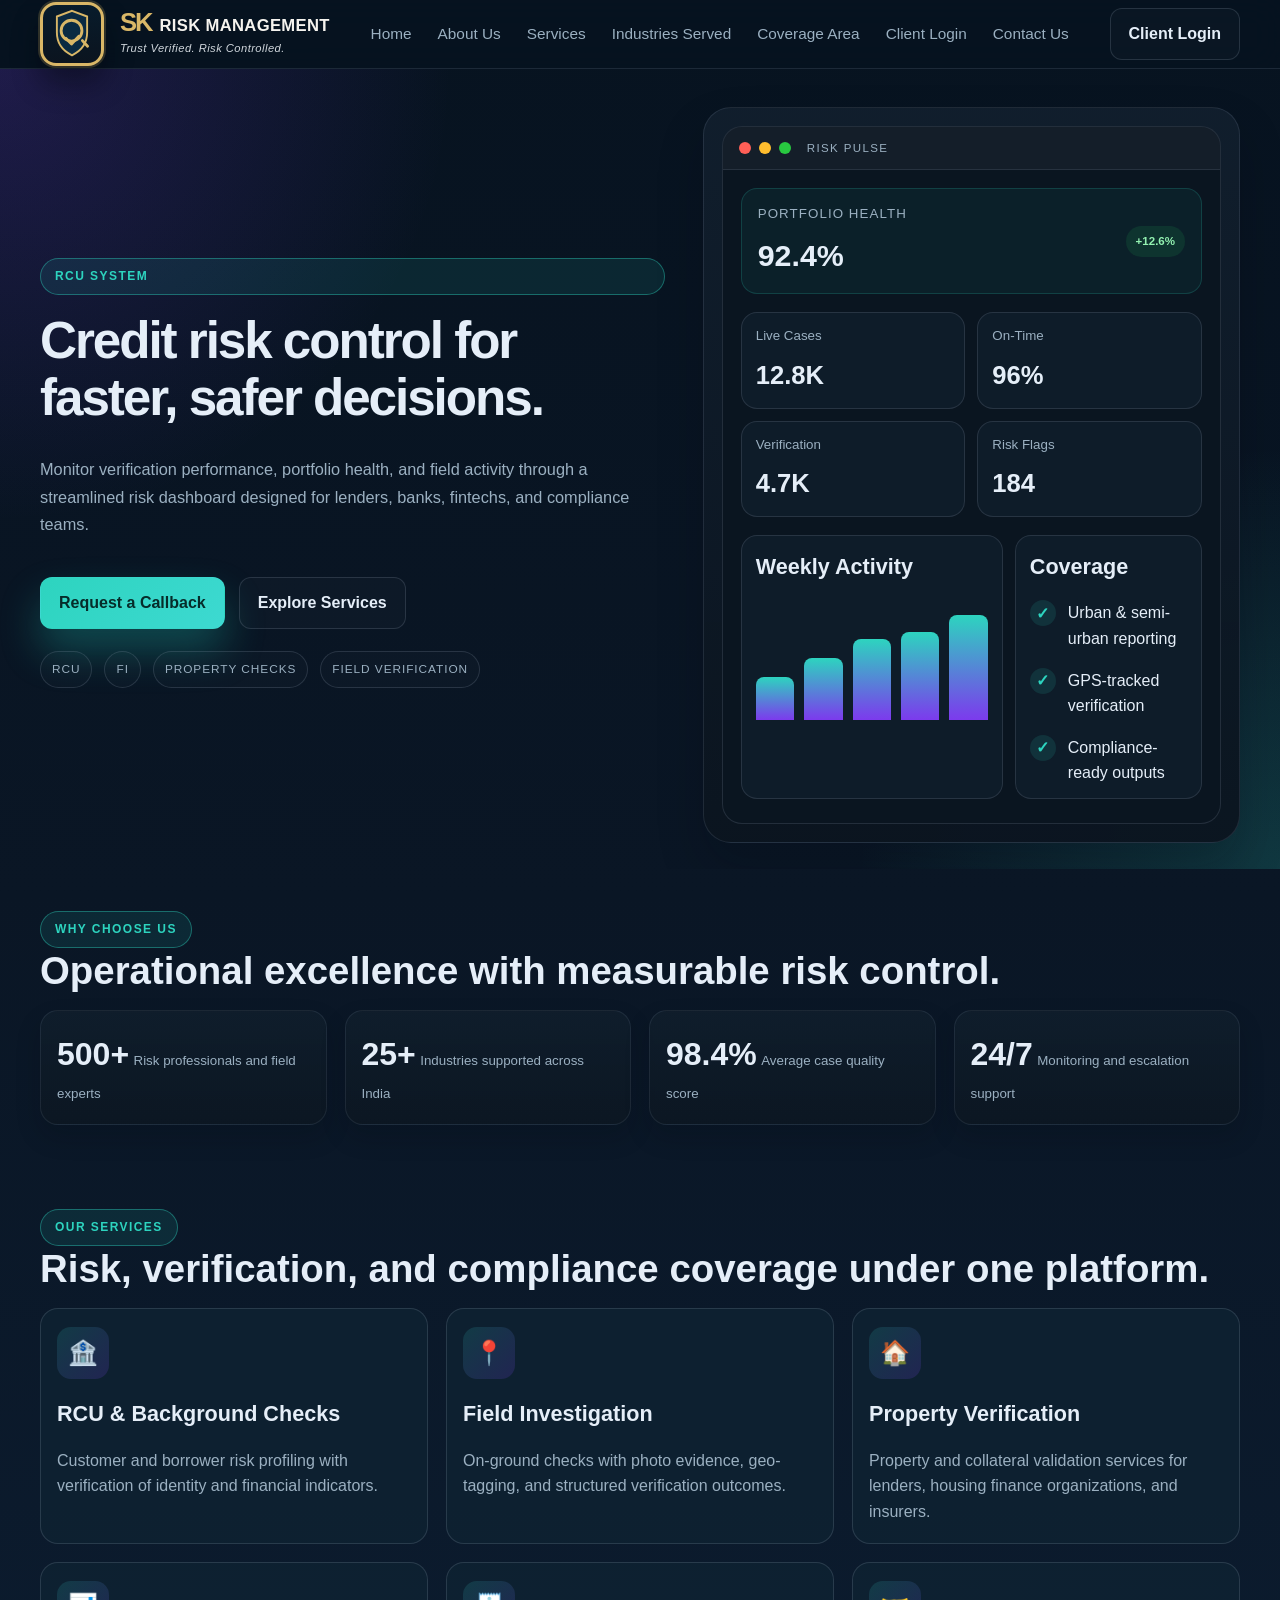
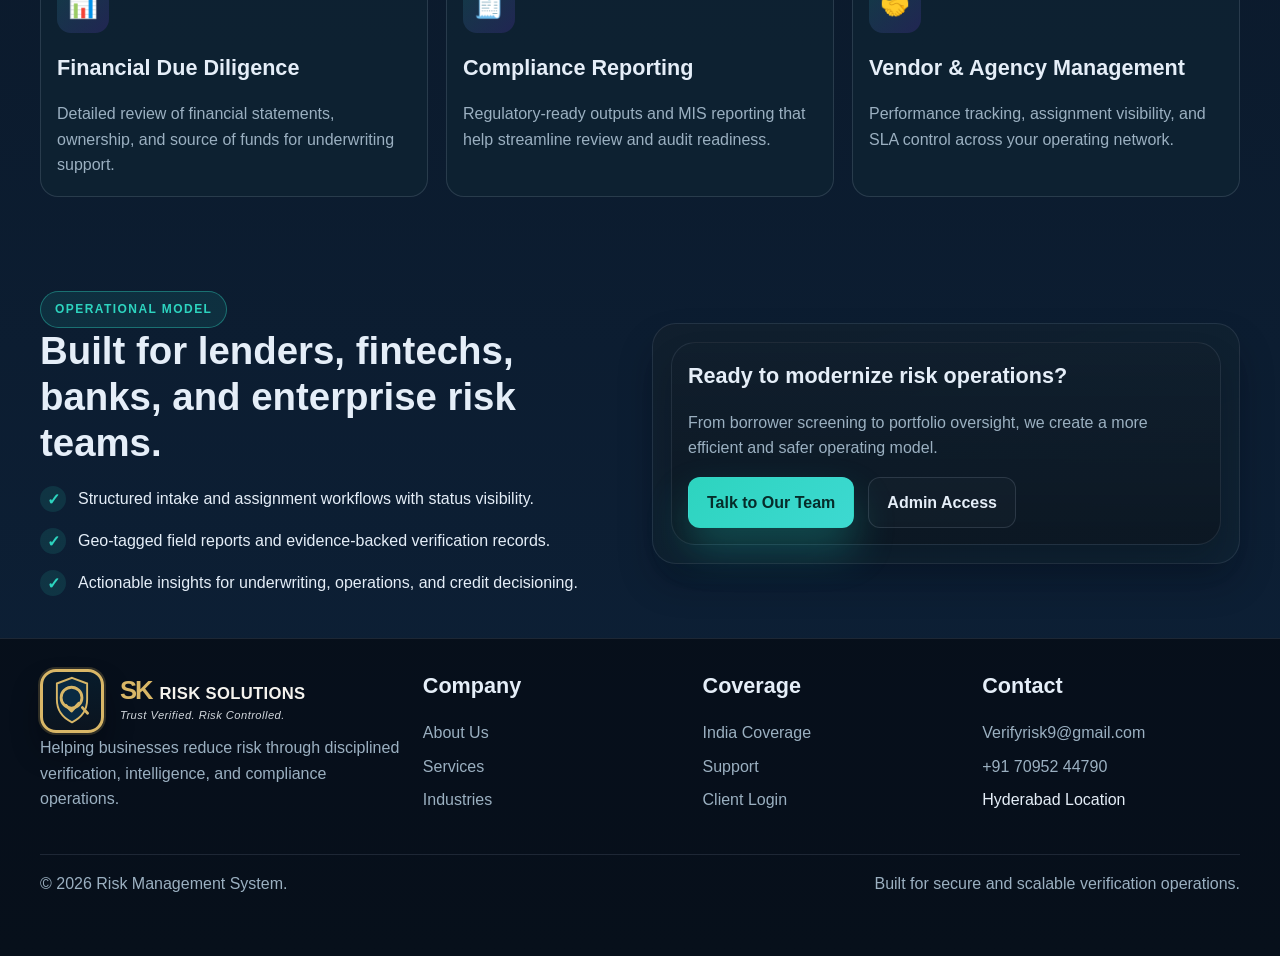
<file: index.html>
<!DOCTYPE html>
<html lang="en">
  <head>
    <meta charset="UTF-8" />
    <meta name="viewport" content="width=device-width, initial-scale=1.0" />
    <title>Risk Management System | Public View</title>
    <meta
      name="description"
      content="Public website for risk management, verification, field intelligence, and compliance services."
    />
    <link rel="stylesheet" href="styles.css" />
  </head>
  <body>
    <header class="site-header">
      <div class="container navbar">
        <a href="/" class="brand brand-lockup" aria-label="SK Risk Management home">
          <span class="brand-badge" aria-hidden="true">
            <svg viewBox="0 0 110 110" xmlns="http://www.w3.org/2000/svg" role="img" aria-label="Shield logo">
              <path d="M55 6 L87 18 L87 52 C87 75 74 91 55 100 C36 91 23 75 23 52 L23 18 L55 6 Z" fill="#0a2a42" stroke="#d9b767" stroke-width="4"/>
              <circle cx="54" cy="48" r="22" fill="none" stroke="#d9b767" stroke-width="6"/>
              <path d="M69 60 L54 76 L42 64" fill="none" stroke="#d9b767" stroke-width="6" stroke-linecap="round" stroke-linejoin="round"/>
              <path d="M77 69 L88 81" fill="none" stroke="#d9b767" stroke-width="6" stroke-linecap="round"/>
            </svg>
          </span>
          <span class="brand-text">
            <span class="brand-wordmark">
              <span class="brand-sk">SK</span>
              <span class="brand-name">RISK MANAGEMENT</span>
            </span>
            <span class="brand-tagline">Trust Verified. Risk Controlled.</span>
          </span>
        </a>

        <nav class="nav-links" aria-label="Main navigation">
          <a href="/">Home</a>
          <a href="about.html">About Us</a>
          <a href="services.html">Services</a>
          <a href="industries.html">Industries Served</a>
          <a href="coverage.html">Coverage Area</a>
          <a href="login.html">Client Login</a>
          <a href="contact.html">Contact Us</a>
        </nav>

        <div class="nav-actions">
          <a class="btn btn-secondary" href="login.html">Client Login</a>
          <button class="btn btn-primary nav-toggle" aria-label="Toggle navigation">Menu</button>
        </div>
      </div>
    </header>

    <main>
      <section class="hero">
        <div class="container hero-inner">
          <div class="hero-copy">
            <span class="kicker">RCU System</span>
            <h1>Credit risk control for faster, safer decisions.</h1>
            <p>
              Monitor verification performance, portfolio health, and field activity through a streamlined risk dashboard
              designed for lenders, banks, fintechs, and compliance teams.
            </p>

            <div class="hero-actions">
              <a class="btn btn-primary" href="contact.html">Request a Callback</a>
              <a class="btn btn-secondary" href="services.html">Explore Services</a>
            </div>

            <div class="hero-trust">
              <span>RCU</span>
              <span>FI</span>
              <span>Property Checks</span>
              <span>Field Verification</span>
            </div>
          </div>

          <div class="hero-card">
            <div class="dashboard-window">
              <div class="window-bar">
                <span class="dot red"></span>
                <span class="dot yellow"></span>
                <span class="dot green"></span>
                <span class="window-label">Risk Pulse</span>
              </div>
              <div class="window-body">
                <div class="dashboard-summary">
                  <div>
                    <small>Portfolio health</small>
                    <strong>92.4%</strong>
                  </div>
                  <div class="dashboard-trend positive">+12.6%</div>
                </div>

                <div class="metric-grid">
                  <div class="metric-box">
                    <small>Live Cases</small>
                    <strong>12.8K</strong>
                  </div>
                  <div class="metric-box">
                    <small>On-Time</small>
                    <strong>96%</strong>
                  </div>
                  <div class="metric-box">
                    <small>Verification</small>
                    <strong>4.7K</strong>
                  </div>
                  <div class="metric-box">
                    <small>Risk Flags</small>
                    <strong>184</strong>
                  </div>
                </div>

                <div class="charts">
                  <div class="chart-panel">
                    <h3>Weekly Activity</h3>
                    <div class="bar-stack" aria-label="Weekly activity chart">
                      <span style="height: 36%;"></span>
                      <span style="height: 52%;"></span>
                      <span style="height: 68%;"></span>
                      <span style="height: 74%;"></span>
                      <span style="height: 88%;"></span>
                    </div>
                  </div>

                  <div class="chart-panel">
                    <h3>Coverage</h3>
                    <ul class="list-check" style="margin-top: 10px;">
                      <li><span class="check">✓</span><span>Urban & semi-urban reporting</span></li>
                      <li><span class="check">✓</span><span>GPS-tracked verification</span></li>
                      <li><span class="check">✓</span><span>Compliance-ready outputs</span></li>
                    </ul>
                  </div>
                </div>
              </div>
            </div>
          </div>
        </div>
      </section>

      <section class="section">
        <div class="container">
          <div class="section-head">
            <div>
              <span class="kicker">Why Choose Us</span>
              <h2>Operational excellence with measurable risk control.</h2>
            </div>
          </div>

          <div class="stats-grid">
            <div class="stat-card">
              <strong>500+</strong>
              <small>Risk professionals and field experts</small>
            </div>
            <div class="stat-card">
              <strong>25+</strong>
              <small>Industries supported across India</small>
            </div>
            <div class="stat-card">
              <strong>98.4%</strong>
              <small>Average case quality score</small>
            </div>
            <div class="stat-card">
              <strong>24/7</strong>
              <small>Monitoring and escalation support</small>
            </div>
          </div>
        </div>
      </section>

      <section class="section">
        <div class="container">
          <div class="section-head">
            <div>
              <span class="kicker">Our Services</span>
              <h2>Risk, verification, and compliance coverage under one platform.</h2>
            </div>
          </div>

          <div class="module-grid">
            <article class="module-card">
              <div class="icon">🏦</div>
              <h3>RCU & Background Checks</h3>
              <p>Customer and borrower risk profiling with verification of identity and financial indicators.</p>
            </article>
            <article class="module-card">
              <div class="icon">📍</div>
              <h3>Field Investigation</h3>
              <p>On-ground checks with photo evidence, geo-tagging, and structured verification outcomes.</p>
            </article>
            <article class="module-card">
              <div class="icon">🏠</div>
              <h3>Property Verification</h3>
              <p>Property and collateral validation services for lenders, housing finance organizations, and insurers.</p>
            </article>
            <article class="module-card">
              <div class="icon">📊</div>
              <h3>Financial Due Diligence</h3>
              <p>Detailed review of financial statements, ownership, and source of funds for underwriting support.</p>
            </article>
            <article class="module-card">
              <div class="icon">🧾</div>
              <h3>Compliance Reporting</h3>
              <p>Regulatory-ready outputs and MIS reporting that help streamline review and audit readiness.</p>
            </article>
            <article class="module-card">
              <div class="icon">🤝</div>
              <h3>Vendor & Agency Management</h3>
              <p>Performance tracking, assignment visibility, and SLA control across your operating network.</p>
            </article>
          </div>
        </div>
      </section>

      <section class="section">
        <div class="container feature-panel">
          <div>
            <span class="kicker">Operational Model</span>
            <h2>Built for lenders, fintechs, banks, and enterprise risk teams.</h2>
            <ul class="list-check">
              <li><span class="check">✓</span><span>Structured intake and assignment workflows with status visibility.</span></li>
              <li><span class="check">✓</span><span>Geo-tagged field reports and evidence-backed verification records.</span></li>
              <li><span class="check">✓</span><span>Actionable insights for underwriting, operations, and credit decisioning.</span></li>
            </ul>
          </div>

          <div class="feature-visual">
            <div class="page-hero-card">
              <h3>Ready to modernize risk operations?</h3>
              <p>From borrower screening to portfolio oversight, we create a more efficient and safer operating model.</p>
              <div class="hero-actions" style="margin-top: 16px;">
                <a class="btn btn-primary" href="contact.html">Talk to Our Team</a>
                <a class="btn btn-secondary" href="login.html">Admin Access</a>
              </div>
            </div>
          </div>
        </div>
      </section>
    </main>

    <footer class="site-footer">
      <div class="container footer-grid">
        <div class="footer-brand">
          <a href="/" class="brand brand-lockup" aria-label="SK Risk Solutions home">
            <span class="brand-badge" aria-hidden="true">
              <svg viewBox="0 0 110 110" xmlns="http://www.w3.org/2000/svg" role="img" aria-label="Shield logo">
                <path d="M55 6 L87 18 L87 52 C87 75 74 91 55 100 C36 91 23 75 23 52 L23 18 L55 6 Z" fill="#0a2a42" stroke="#d9b767" stroke-width="4"/>
                <circle cx="54" cy="48" r="22" fill="none" stroke="#d9b767" stroke-width="6"/>
                <path d="M69 60 L54 76 L42 64" fill="none" stroke="#d9b767" stroke-width="6" stroke-linecap="round" stroke-linejoin="round"/>
                <path d="M77 69 L88 81" fill="none" stroke="#d9b767" stroke-width="6" stroke-linecap="round"/>
              </svg>
            </span>
            <span class="brand-text">
              <span class="brand-wordmark">
                <span class="brand-sk">SK</span>
                <span class="brand-name">RISK SOLUTIONS</span>
              </span>
              <span class="brand-tagline">Trust Verified. Risk Controlled.</span>
            </span>
          </a>
          <p>Helping businesses reduce risk through disciplined verification, intelligence, and compliance operations.</p>
        </div>
        <div>
          <h3>Company</h3>
          <ul class="footer-links">
            <li><a href="about.html">About Us</a></li>
            <li><a href="services.html">Services</a></li>
            <li><a href="industries.html">Industries</a></li>
          </ul>
        </div>
        <div>
          <h3>Coverage</h3>
          <ul class="footer-links">
            <li><a href="coverage.html">India Coverage</a></li>
            <li><a href="contact.html">Support</a></li>
            <li><a href="login.html">Client Login</a></li>
          </ul>
        </div>
        <div>
          <h3>Contact</h3>
          <ul class="footer-links">
            <li><a href="mailto:Verifyrisk9@gmail.com">Verifyrisk9@gmail.com</a></li>
            <li><a href="tel:+917095244790">+91 70952 44790</a></li>
            <li>Hyderabad Location</li>
          </ul>
        </div>
      </div>

      <div class="container copy-row">
        <span>© <span data-year></span> Risk Management System.</span>
        <span>Built for secure and scalable verification operations.</span>
      </div>
    </footer>

    <script src="script.js"></script>
  </body>
</html>
</file>
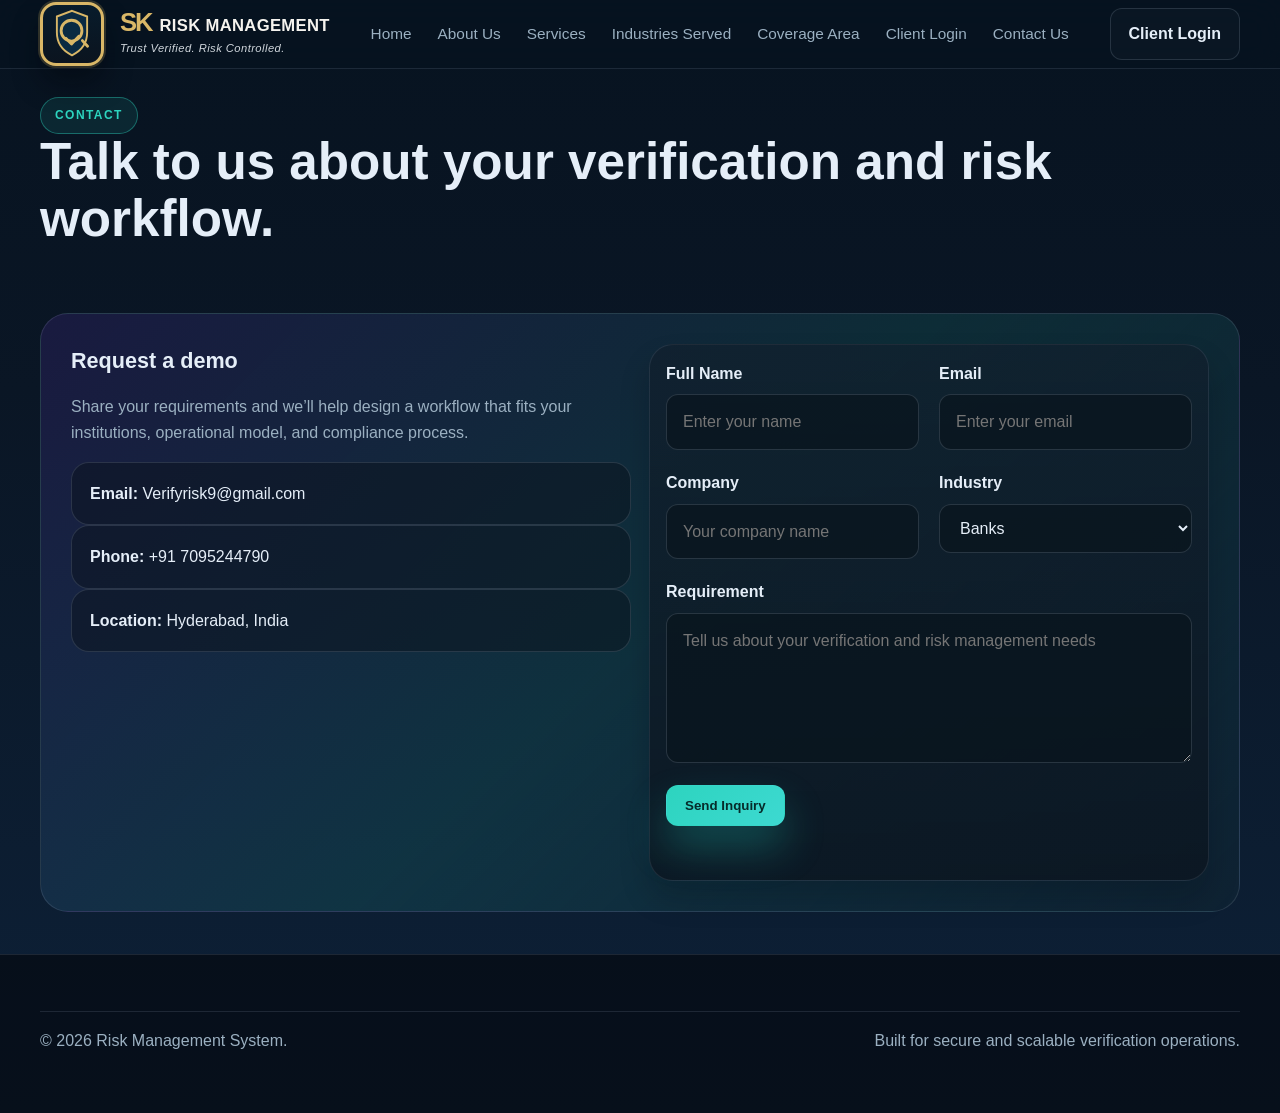
<file: contact.html>
<!DOCTYPE html>
<html lang="en">
  <head>
    <meta charset="UTF-8" />
    <meta name="viewport" content="width=device-width, initial-scale=1.0" />
    <title>Contact Us | Risk Management System</title>
    <meta name="description" content="Request a demo or talk to the Risk Management System team about digital RCU, FI, and verification operations." />
    <link rel="stylesheet" href="styles.css" />
  </head>
  <body>
    <header class="site-header">
      <div class="container navbar">
        <a href="/" class="brand brand-lockup" aria-label="SK Risk Management home">
          <span class="brand-badge" aria-hidden="true">
            <svg viewBox="0 0 110 110" xmlns="http://www.w3.org/2000/svg" role="img" aria-label="Shield logo">
              <path d="M55 6 L87 18 L87 52 C87 75 74 91 55 100 C36 91 23 75 23 52 L23 18 L55 6 Z" fill="#0a2a42" stroke="#d9b767" stroke-width="4"/>
              <circle cx="54" cy="48" r="22" fill="none" stroke="#d9b767" stroke-width="6"/>
              <path d="M69 60 L54 76 L42 64" fill="none" stroke="#d9b767" stroke-width="6" stroke-linecap="round" stroke-linejoin="round"/>
              <path d="M77 69 L88 81" fill="none" stroke="#d9b767" stroke-width="6" stroke-linecap="round"/>
            </svg>
          </span>
          <span class="brand-text">
            <span class="brand-wordmark">
              <span class="brand-sk">SK</span>
              <span class="brand-name">RISK MANAGEMENT</span>
            </span>
            <span class="brand-tagline">Trust Verified. Risk Controlled.</span>
          </span>
        </a>
        <nav class="nav-links" aria-label="Main navigation">
          <a href="/">Home</a>
          <a href="about.html">About Us</a>
          <a href="services.html">Services</a>
          <a href="industries.html">Industries Served</a>
          <a href="coverage.html">Coverage Area</a>
          <a href="login.html">Client Login</a>
          <a href="contact.html">Contact Us</a>
        </nav>
        <div class="nav-actions">
          <a class="btn btn-secondary" href="login.html">Client Login</a>
          <button class="btn btn-primary nav-toggle" aria-label="Toggle navigation">Menu</button>
        </div>
      </div>
    </header>

    <main>
      <section class="page-hero">
        <div class="container">
          <span class="kicker">Contact</span>
          <h1>Talk to us about your verification and risk workflow.</h1>
        </div>
      </section>

      <section class="section">
        <div class="container contact-card">
          <div>
            <h3>Request a demo</h3>
            <p>Share your requirements and we’ll help design a workflow that fits your institutions, operational model, and compliance process.</p>
            <div class="contact-item"><strong>Email:</strong> Verifyrisk9@gmail.com</div>
            <div class="contact-item"><strong>Phone:</strong> +91 7095244790</div>
            <div class="contact-item"><strong>Location:</strong> Hyderabad, India</div>
          </div>

          <form id="contactForm" class="page-hero-card">
            <div class="form-grid">
              <div class="field"><label for="contactName">Full Name</label><input id="contactName" name="fullName" type="text" placeholder="Enter your name" required /></div>
              <div class="field"><label for="contactEmail">Email</label><input id="contactEmail" name="email" type="email" placeholder="Enter your email" required /></div>
              <div class="field"><label for="contactCompany">Company</label><input id="contactCompany" name="company" type="text" placeholder="Your company name" required /></div>
              <div class="field"><label for="contactIndustry">Industry</label><select id="contactIndustry" name="industry"><option>Banks</option><option>NBFCs</option><option>Fintech</option><option>Insurance</option><option>Others</option></select></div>
              <div class="field" style="grid-column: 1 / -1;"><label for="contactRequirement">Requirement</label><textarea id="contactRequirement" name="requirement" placeholder="Tell us about your verification and risk management needs" required></textarea></div>
            </div>
            <div class="hero-actions">
              <button class="btn btn-primary" type="submit">Send Inquiry</button>
            </div>
            <div id="contactStatus" class="form-status" aria-live="polite"></div>
          </form>
        </div>
      </section>
    </main>

    <footer class="site-footer">
      <div class="container copy-row">
        <span>© <span data-year></span> Risk Management System.</span>
        <span>Built for secure and scalable verification operations.</span>
      </div>
    </footer>

    <script src="script.js"></script>
  </body>
</html>
</file>
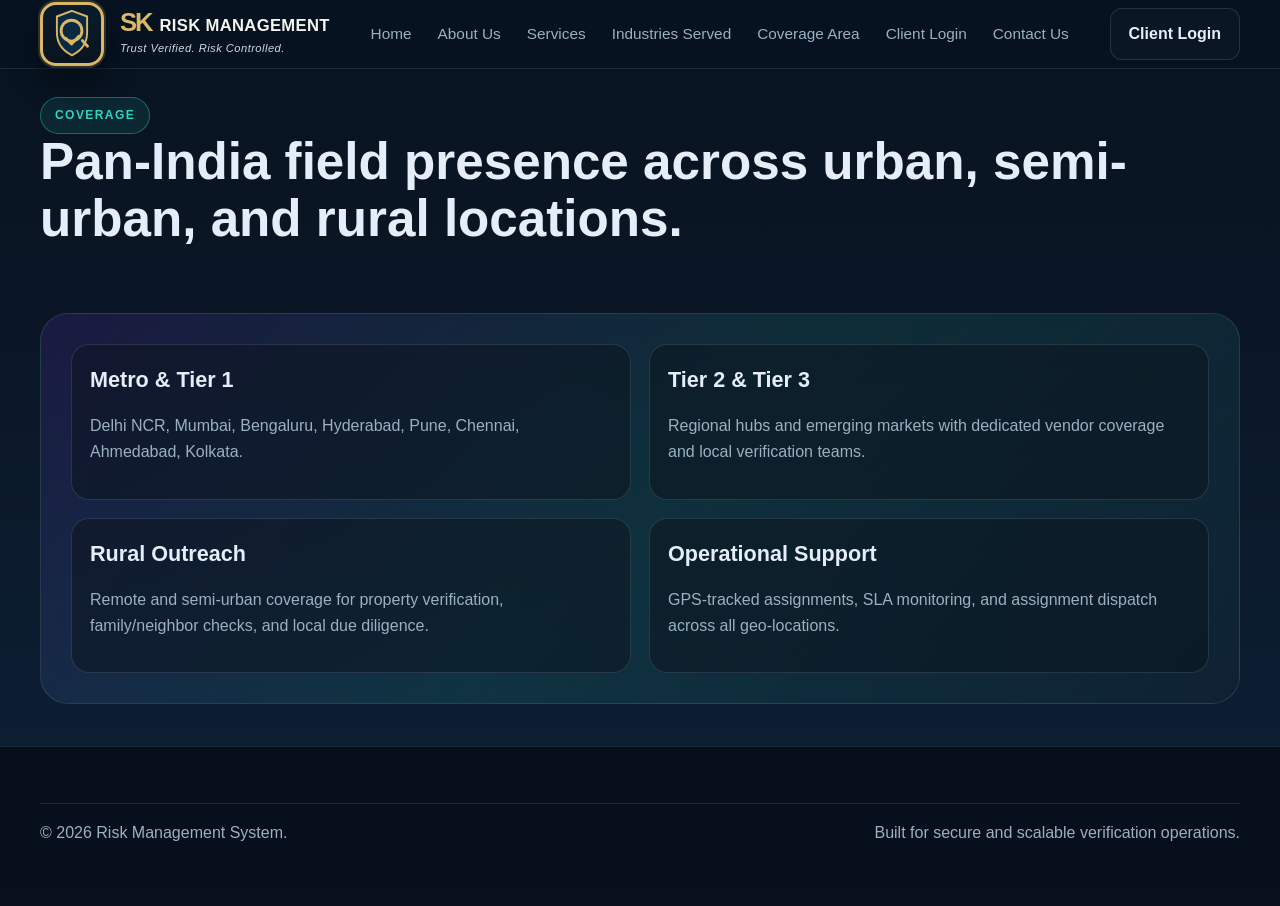
<file: coverage.html>
<!DOCTYPE html>
<html lang="en">
  <head>
    <meta charset="UTF-8" />
    <meta name="viewport" content="width=device-width, initial-scale=1.0" />
    <title>Coverage Area | Risk Management System</title>
    <meta name="description" content="Coverage area for RCU, FI, and field verification services across India." />
    <link rel="stylesheet" href="styles.css" />
  </head>
  <body>
    <header class="site-header">
      <div class="container navbar">
        <a href="/" class="brand brand-lockup" aria-label="SK Risk Management home">
          <span class="brand-badge" aria-hidden="true">
            <svg viewBox="0 0 110 110" xmlns="http://www.w3.org/2000/svg" role="img" aria-label="Shield logo">
              <path d="M55 6 L87 18 L87 52 C87 75 74 91 55 100 C36 91 23 75 23 52 L23 18 L55 6 Z" fill="#0a2a42" stroke="#d9b767" stroke-width="4"/>
              <circle cx="54" cy="48" r="22" fill="none" stroke="#d9b767" stroke-width="6"/>
              <path d="M69 60 L54 76 L42 64" fill="none" stroke="#d9b767" stroke-width="6" stroke-linecap="round" stroke-linejoin="round"/>
              <path d="M77 69 L88 81" fill="none" stroke="#d9b767" stroke-width="6" stroke-linecap="round"/>
            </svg>
          </span>
          <span class="brand-text">
            <span class="brand-wordmark">
              <span class="brand-sk">SK</span>
              <span class="brand-name">RISK MANAGEMENT</span>
            </span>
            <span class="brand-tagline">Trust Verified. Risk Controlled.</span>
          </span>
        </a>
        <nav class="nav-links" aria-label="Main navigation">
          <a href="/">Home</a>
          <a href="about.html">About Us</a>
          <a href="services.html">Services</a>
          <a href="industries.html">Industries Served</a>
          <a href="coverage.html">Coverage Area</a>
          <a href="login.html">Client Login</a>
          <a href="contact.html">Contact Us</a>
        </nav>
        <div class="nav-actions">
          <a class="btn btn-secondary" href="login.html">Client Login</a>
          <button class="btn btn-primary nav-toggle" aria-label="Toggle navigation">Menu</button>
        </div>
      </div>
    </header>

    <main>
      <section class="page-hero">
        <div class="container">
          <span class="kicker">Coverage</span>
          <h1>Pan-India field presence across urban, semi-urban, and rural locations.</h1>
        </div>
      </section>

      <section class="section">
        <div class="container">
          <div class="contact-card">
            <div class="contact-item">
              <h3>Metro & Tier 1</h3>
              <p>Delhi NCR, Mumbai, Bengaluru, Hyderabad, Pune, Chennai, Ahmedabad, Kolkata.</p>
            </div>
            <div class="contact-item">
              <h3>Tier 2 & Tier 3</h3>
              <p>Regional hubs and emerging markets with dedicated vendor coverage and local verification teams.</p>
            </div>
            <div class="contact-item">
              <h3>Rural Outreach</h3>
              <p>Remote and semi-urban coverage for property verification, family/neighbor checks, and local due diligence.</p>
            </div>
            <div class="contact-item">
              <h3>Operational Support</h3>
              <p>GPS-tracked assignments, SLA monitoring, and assignment dispatch across all geo-locations.</p>
            </div>
          </div>
        </div>
      </section>
    </main>

    <footer class="site-footer">
      <div class="container copy-row">
        <span>© <span data-year></span> Risk Management System.</span>
        <span>Built for secure and scalable verification operations.</span>
      </div>
    </footer>

    <script src="script.js"></script>
  </body>
</html>
</file>
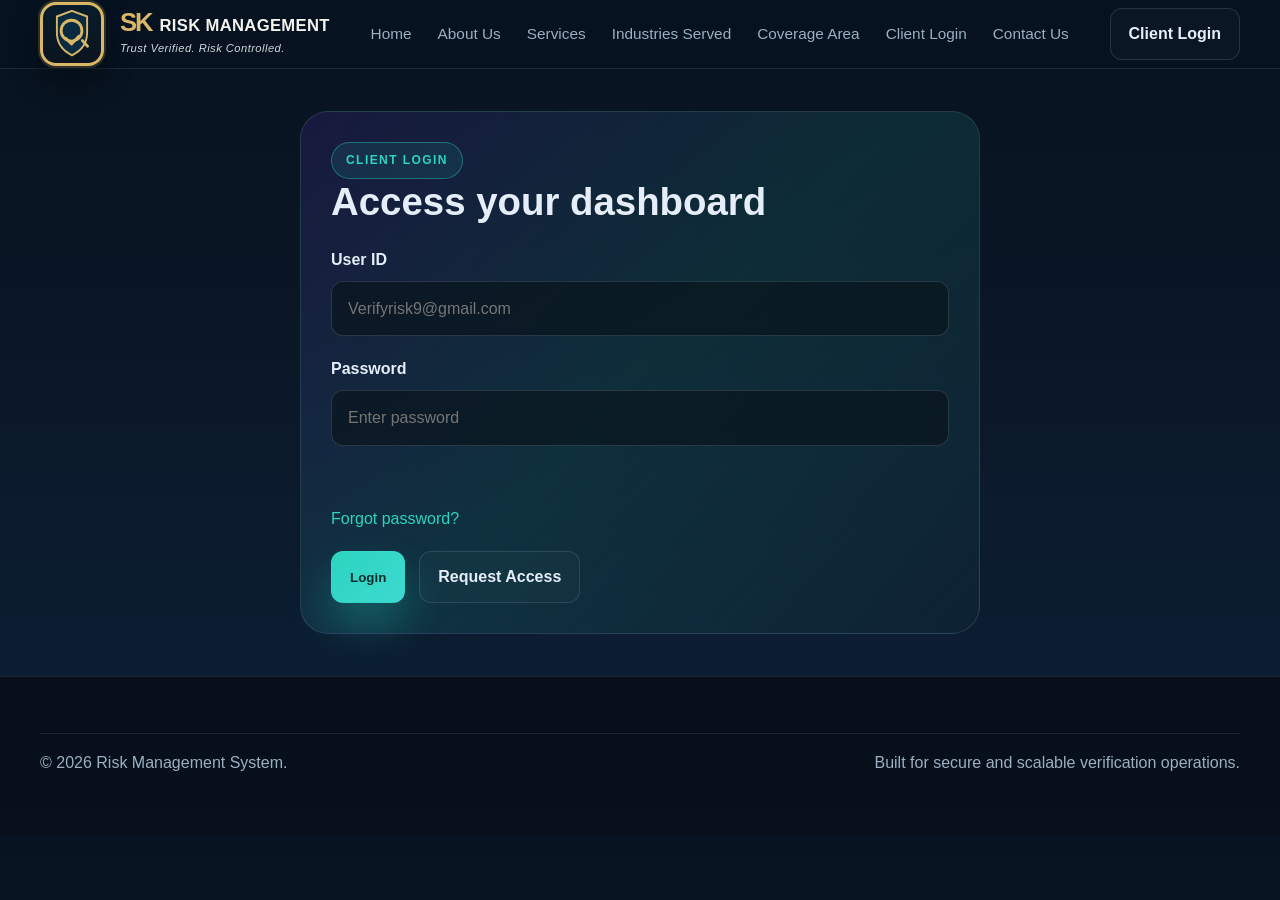
<file: dashboard.html>
<!DOCTYPE html>
<html lang="en">
  <head>
    <meta charset="UTF-8" />
    <meta name="viewport" content="width=device-width, initial-scale=1.0" />
    <title>Admin Dashboard | Risk Management System</title>
    <meta name="description" content="Admin dashboard for invoice management and message inbox in the Risk Management System." />
    <link rel="stylesheet" href="styles.css" />
  </head>
  <body data-dashboard-page="true">
    <header class="site-header">
      <div class="container navbar">
        <a href="dashboard.html" class="brand brand-lockup" aria-label="SK Risk Management dashboard home">
          <span class="brand-badge" aria-hidden="true">
            <svg viewBox="0 0 110 110" xmlns="http://www.w3.org/2000/svg" role="img" aria-label="Shield logo">
              <path d="M55 6 L87 18 L87 52 C87 75 74 91 55 100 C36 91 23 75 23 52 L23 18 L55 6 Z" fill="#0a2a42" stroke="#d9b767" stroke-width="4"/>
              <circle cx="54" cy="48" r="22" fill="none" stroke="#d9b767" stroke-width="6"/>
              <path d="M69 60 L54 76 L42 64" fill="none" stroke="#d9b767" stroke-width="6" stroke-linecap="round" stroke-linejoin="round"/>
              <path d="M77 69 L88 81" fill="none" stroke="#d9b767" stroke-width="6" stroke-linecap="round"/>
            </svg>
          </span>
          <span class="brand-text">
            <span class="brand-wordmark">
              <span class="brand-sk">SK</span>
              <span class="brand-name">RISK MANAGEMENT</span>
            </span>
            <span class="brand-tagline">Trust Verified. Risk Controlled.</span>
          </span>
        </a>

        <nav class="nav-links" aria-label="Dashboard navigation">
          <a href="dashboard.html">Overview</a>
          <a href="/">Website</a>
          <a href="contact.html">Support</a>
        </nav>

        <div class="nav-actions">
          <span style="color: var(--muted); font-weight: 600;">Welcome, <strong id="currentUserName">Administrator</strong></span>
          <button id="logoutBtn" class="btn btn-primary" type="button">Logout</button>
        </div>
      </div>
    </header>

    <main>
      <section class="section admin-hero">
        <div class="container admin-hero-shell">
          <div class="admin-hero-copy">
            <span class="kicker">Risk Operations Center</span>
            <h1>Track risk, revenue, and service health in one place.</h1>
            <p>Monitor invoice movement, incoming queries, and portfolio performance from a single real-time dashboard built for fast operational decisions.</p>

            <div class="hero-actions">
              <button type="button" class="btn btn-primary">New report</button>
              <button type="button" class="btn btn-secondary">Review queue</button>
            </div>

            <div class="hero-trust">
              <span>Live monitoring</span>
              <span>Audit ready</span>
              <span>Secure access</span>
            </div>
          </div>

          <div class="admin-hero-panel">
            <div class="mini-overview">
              <div class="mini-overview-head">
                <span>Portfolio health</span>
                <span class="trend up">+12.4%</span>
              </div>

              <div class="mini-chart" aria-hidden="true">
                <span style="height: 38%"></span>
                <span style="height: 52%"></span>
                <span style="height: 46%"></span>
                <span style="height: 68%"></span>
                <span style="height: 74%"></span>
                <span style="height: 86%"></span>
                <span style="height: 100%"></span>
              </div>
            </div>

            <div class="mini-metrics">
              <div>
                <small>Today’s Alerts</small>
                <strong>14</strong>
              </div>
              <div>
                <small>Last Login</small>
                <strong id="lastLogin">--</strong>
              </div>
            </div>
          </div>
        </div>

        <div class="container">
          <div class="stats-grid">
            <div class="stat-card">
              <small>Total Revenue</small>
              <strong>₹48.2L</strong>
            </div>
            <div class="stat-card">
              <small>Pending Invoices</small>
              <strong>₹9.6L</strong>
            </div>
            <div class="stat-card">
              <small>Unread Messages</small>
              <strong>26</strong>
            </div>
            <div class="stat-card">
              <small>Active Clients</small>
              <strong>27</strong>
            </div>
          </div>
        </div>
      </section>

      <section class="section admin-section">
        <div class="container dashboard-grid">
          <article class="panel panel-large">
            <div class="panel-header">
              <div>
                <span class="kicker compact">Finance</span>
                <h3>Invoice Management</h3>
              </div>
              <div class="panel-actions">
                <button id="addInvoiceBtn" class="btn btn-primary small-btn" type="button">Add Invoice</button>
                <button class="btn btn-secondary small-btn" type="button">Export</button>
              </div>
            </div>

            <div class="table-wrap">
              <table class="data-table">
                <thead>
                  <tr>
                    <th>Invoice</th>
                    <th>Client</th>
                    <th>Amount</th>
                    <th>Due Date</th>
                    <th>Status</th>
                    <th>Action</th>
                  </tr>
                </thead>
                <tbody id="invoiceTableBody"></tbody>
              </table>
            </div>
          </article>

          <aside class="panel panel-aside">
            <div class="panel-header">
              <div>
                <span class="kicker compact">Inbox</span>
                <h3>Messages</h3>
              </div>
              <button class="btn btn-secondary small-btn" type="button">Compose</button>
            </div>

            <div id="messageList" class="message-list"></div>
          </aside>
        </div>
      </section>

      <div id="invoiceModal" class="modal hidden" aria-hidden="true">
        <div class="modal-card">
          <div class="modal-header">
            <h3 id="invoiceModalTitle">Edit Invoice</h3>
            <button id="closeInvoiceModal" class="close-modal" type="button" aria-label="Close">×</button>
          </div>

          <form id="invoiceForm">
            <input id="invoiceId" type="hidden" />
            <div class="form-grid">
              <div class="field">
                <label for="invoiceNumber">Invoice Number</label>
                <input id="invoiceNumber" type="text" required />
              </div>
              <div class="field">
                <label for="invoiceClient">Client</label>
                <input id="invoiceClient" type="text" required />
              </div>
              <div class="field">
                <label for="invoiceAmount">Amount</label>
                <input id="invoiceAmount" type="text" required />
              </div>
              <div class="field">
                <label for="invoiceDueDate">Due Date</label>
                <input id="invoiceDueDate" type="text" required />
              </div>
              <div class="field" style="grid-column: 1 / -1;">
                <label for="invoiceStatus">Status</label>
                <select id="invoiceStatus">
                  <option>Paid</option>
                  <option>Pending</option>
                  <option>Review</option>
                  <option>Overdue</option>
                </select>
              </div>
            </div>

            <div class="hero-actions modal-actions">
              <button class="btn btn-primary" type="submit">Save Changes</button>
              <button class="btn btn-secondary" id="cancelInvoiceEdit" type="button">Cancel</button>
            </div>
          </form>
        </div>
      </div>

      <section class="section">
        <div class="container">
          <div class="module-grid">
            <article class="module-card">
              <div class="icon">🏦</div>
              <h3>Client Overview</h3>
              <p>27 active clients including banks, NBFCs, fintechs, and insurance companies.</p>
            </article>
            <article class="module-card">
              <div class="icon">📍</div>
              <h3>Field Activity</h3>
              <p>1,842 live verifications with GPS tracking and geo-tagged photos submitted today.</p>
            </article>
            <article class="module-card">
              <div class="icon">📈</div>
              <h3>Agency Performance</h3>
              <p>94.6% average quality score and improved turnaround time across active vendors.</p>
            </article>
            <article class="module-card">
              <div class="icon">💰</div>
              <h3>Revenue</h3>
              <p>₹45.8L recorded in monthly billing and payout summary across all agencies.</p>
            </article>
            <article class="module-card">
              <div class="icon">🧾</div>
              <h3>Reports</h3>
              <p>Daily MIS, client-wise MIS, property verification reports, and RCU summaries ready.</p>
            </article>
            <article class="module-card">
              <div class="icon">🤖</div>
              <h3>AI Risk Engine</h3>
              <p>Risk engine flagged 183 medium risk and 54 high risk applications for review.</p>
            </article>
          </div>
        </div>
      </section>
    </main>

    <footer class="site-footer">
      <div class="container copy-row">
        <span>© <span data-year></span> Risk Management System.</span>
        <span>Secure admin access</span>
      </div>
    </footer>

    <script src="script.js"></script>
  </body>
</html>
</file>
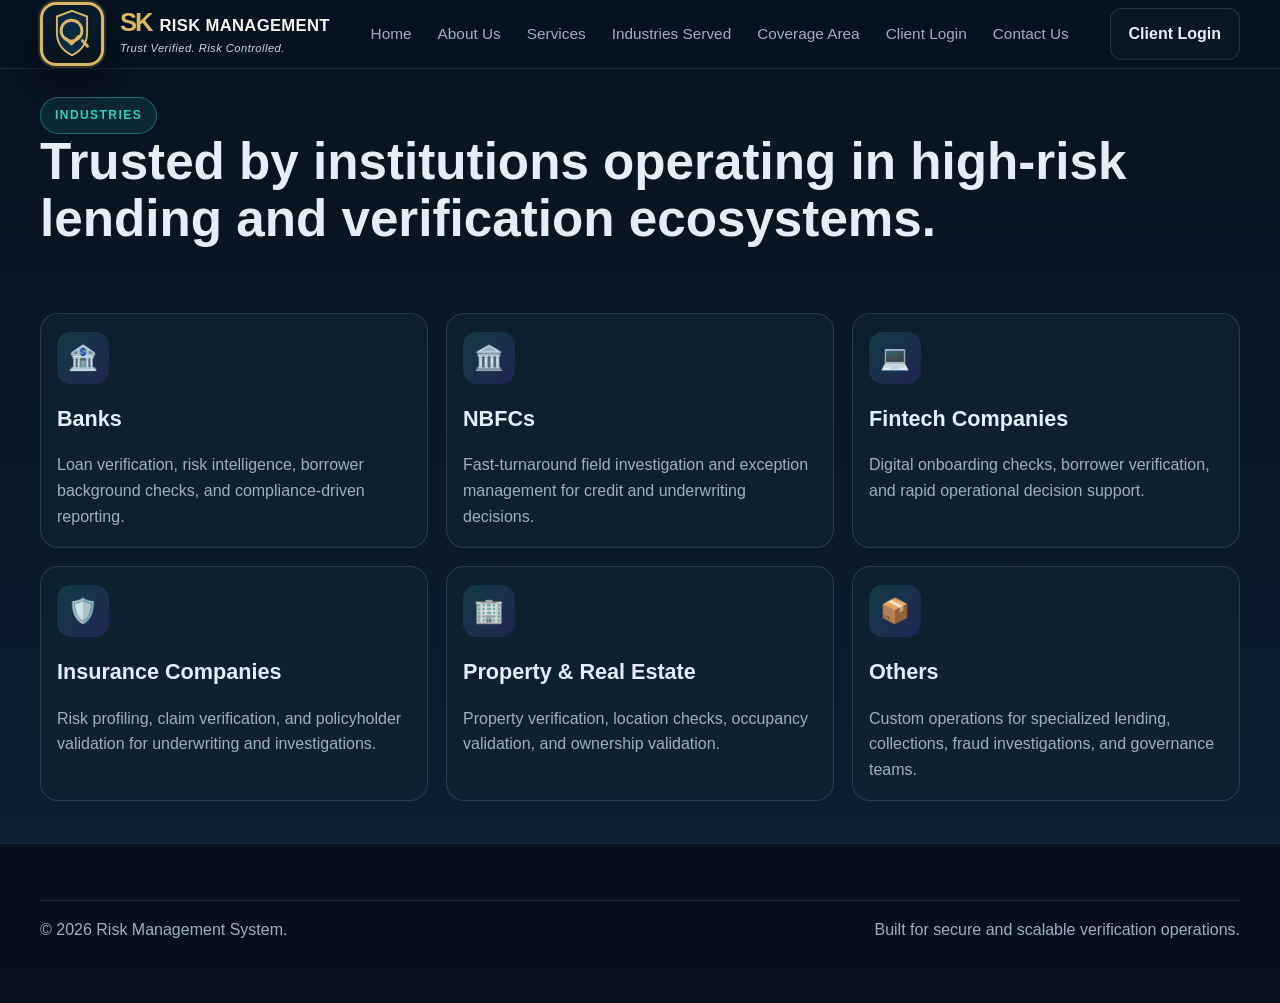
<file: industries.html>
<!DOCTYPE html>
<html lang="en">
  <head>
    <meta charset="UTF-8" />
    <meta name="viewport" content="width=device-width, initial-scale=1.0" />
    <title>Industries Served | Risk Management System</title>
    <meta name="description" content="Risk Management System serves banks, NBFCs, fintech companies, insurance firms, and other risk-led businesses." />
    <link rel="stylesheet" href="styles.css" />
  </head>
  <body>
    <header class="site-header">
      <div class="container navbar">
        <a href="/" class="brand brand-lockup" aria-label="SK Risk Management home">
          <span class="brand-badge" aria-hidden="true">
            <svg viewBox="0 0 110 110" xmlns="http://www.w3.org/2000/svg" role="img" aria-label="Shield logo">
              <path d="M55 6 L87 18 L87 52 C87 75 74 91 55 100 C36 91 23 75 23 52 L23 18 L55 6 Z" fill="#0a2a42" stroke="#d9b767" stroke-width="4"/>
              <circle cx="54" cy="48" r="22" fill="none" stroke="#d9b767" stroke-width="6"/>
              <path d="M69 60 L54 76 L42 64" fill="none" stroke="#d9b767" stroke-width="6" stroke-linecap="round" stroke-linejoin="round"/>
              <path d="M77 69 L88 81" fill="none" stroke="#d9b767" stroke-width="6" stroke-linecap="round"/>
            </svg>
          </span>
          <span class="brand-text">
            <span class="brand-wordmark">
              <span class="brand-sk">SK</span>
              <span class="brand-name">RISK MANAGEMENT</span>
            </span>
            <span class="brand-tagline">Trust Verified. Risk Controlled.</span>
          </span>
        </a>
        <nav class="nav-links" aria-label="Main navigation">
          <a href="/">Home</a>
          <a href="about.html">About Us</a>
          <a href="services.html">Services</a>
          <a href="industries.html">Industries Served</a>
          <a href="coverage.html">Coverage Area</a>
          <a href="login.html">Client Login</a>
          <a href="contact.html">Contact Us</a>
        </nav>
        <div class="nav-actions">
          <a class="btn btn-secondary" href="login.html">Client Login</a>
          <button class="btn btn-primary nav-toggle" aria-label="Toggle navigation">Menu</button>
        </div>
      </div>
    </header>

    <main>
      <section class="page-hero">
        <div class="container">
          <span class="kicker">Industries</span>
          <h1>Trusted by institutions operating in high-risk lending and verification ecosystems.</h1>
        </div>
      </section>

      <section class="section">
        <div class="container module-grid">
          <article class="module-card"><div class="icon">🏦</div><h3>Banks</h3><p>Loan verification, risk intelligence, borrower background checks, and compliance-driven reporting.</p></article>
          <article class="module-card"><div class="icon">🏛️</div><h3>NBFCs</h3><p>Fast-turnaround field investigation and exception management for credit and underwriting decisions.</p></article>
          <article class="module-card"><div class="icon">💻</div><h3>Fintech Companies</h3><p>Digital onboarding checks, borrower verification, and rapid operational decision support.</p></article>
          <article class="module-card"><div class="icon">🛡️</div><h3>Insurance Companies</h3><p>Risk profiling, claim verification, and policyholder validation for underwriting and investigations.</p></article>
          <article class="module-card"><div class="icon">🏢</div><h3>Property & Real Estate</h3><p>Property verification, location checks, occupancy validation, and ownership validation.</p></article>
          <article class="module-card"><div class="icon">📦</div><h3>Others</h3><p>Custom operations for specialized lending, collections, fraud investigations, and governance teams.</p></article>
        </div>
      </section>
    </main>

    <footer class="site-footer">
      <div class="container copy-row">
        <span>© <span data-year></span> Risk Management System.</span>
        <span>Built for secure and scalable verification operations.</span>
      </div>
    </footer>

    <script src="script.js"></script>
  </body>
</html>
</file>
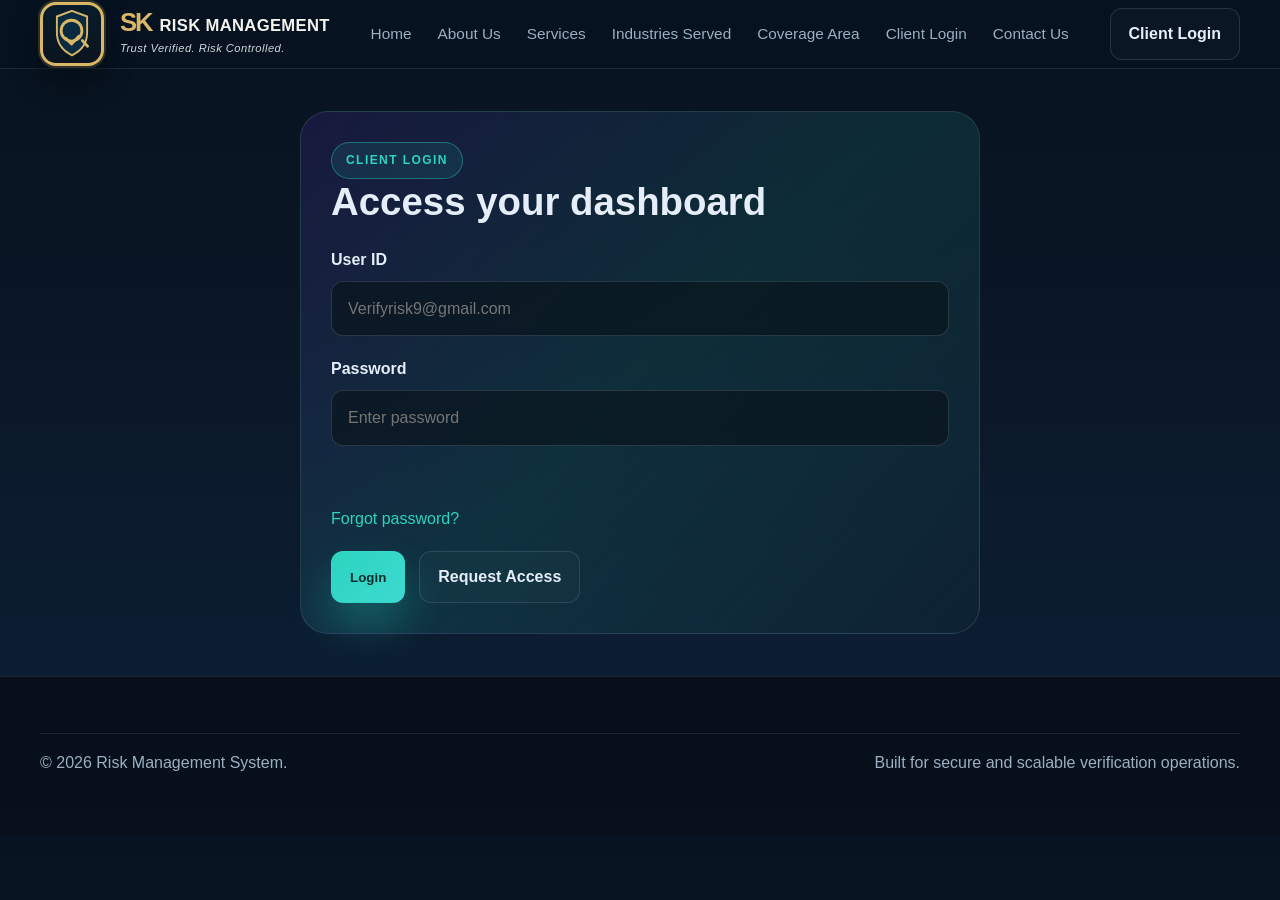
<file: login.html>
<!DOCTYPE html>
<html lang="en">
  <head>
    <meta charset="UTF-8" />
    <meta name="viewport" content="width=device-width, initial-scale=1.0" />
    <title>Client Login | Risk Management System</title>
    <meta name="description" content="Client login portal for Risk Management System users and verification stakeholders." />
    <link rel="stylesheet" href="styles.css" />
  </head>
  <body>
    <header class="site-header">
      <div class="container navbar">
        <a href="/" class="brand brand-lockup" aria-label="SK Risk Management home">
          <span class="brand-badge" aria-hidden="true">
            <svg viewBox="0 0 110 110" xmlns="http://www.w3.org/2000/svg" role="img" aria-label="Shield logo">
              <path d="M55 6 L87 18 L87 52 C87 75 74 91 55 100 C36 91 23 75 23 52 L23 18 L55 6 Z" fill="#0a2a42" stroke="#d9b767" stroke-width="4"/>
              <circle cx="54" cy="48" r="22" fill="none" stroke="#d9b767" stroke-width="6"/>
              <path d="M69 60 L54 76 L42 64" fill="none" stroke="#d9b767" stroke-width="6" stroke-linecap="round" stroke-linejoin="round"/>
              <path d="M77 69 L88 81" fill="none" stroke="#d9b767" stroke-width="6" stroke-linecap="round"/>
            </svg>
          </span>
          <span class="brand-text">
            <span class="brand-wordmark">
              <span class="brand-sk">SK</span>
              <span class="brand-name">RISK MANAGEMENT</span>
            </span>
            <span class="brand-tagline">Trust Verified. Risk Controlled.</span>
          </span>
        </a>
        <nav class="nav-links" aria-label="Main navigation">
          <a href="/">Home</a>
          <a href="about.html">About Us</a>
          <a href="services.html">Services</a>
          <a href="industries.html">Industries Served</a>
          <a href="coverage.html">Coverage Area</a>
          <a href="login.html">Client Login</a>
          <a href="contact.html">Contact Us</a>
        </nav>
        <div class="nav-actions">
          <a class="btn btn-secondary" href="login.html">Client Login</a>
          <button class="btn btn-primary nav-toggle" aria-label="Toggle navigation">Menu</button>
        </div>
      </div>
    </header>

    <main>
      <section class="section">
        <div class="container" style="max-width: 680px;">
          <div class="cta-banner">
            <span class="kicker">Client Login</span>
            <h2>Access your dashboard</h2>
            <form id="loginForm" class="form-grid" style="margin-top: 22px;">
              <div class="field" style="grid-column: 1 / -1;">
                <label for="email">User ID</label>
                <input id="email" type="email" placeholder= "Verifyrisk9@gmail.com" required />
              </div>
              <div class="field" style="grid-column: 1 / -1;">
                <label for="password">Password</label>
                <input id="password" type="password" placeholder="Enter password" required />
              </div>
              <div class="field" style="grid-column: 1 / -1;">
                <div id="loginStatus" style="color: #fca5a5; min-height: 20px; font-size: 0.95rem;"></div>
              </div>
              <div class="field" style="grid-column: 1 / -1;"><a href="#" style="color: var(--primary);">Forgot password?</a></div>
              <div class="hero-actions" style="grid-column: 1 / -1; margin-top: 0;">
                <button class="btn btn-primary" type="submit">Login</button>
                <a class="btn btn-secondary" href="contact.html">Request Access</a>
              </div>
            </form>
          </div>
        </div>
      </section>
    </main>

    <footer class="site-footer">
      <div class="container copy-row">
        <span>© <span data-year></span> Risk Management System.</span>
        <span>Built for secure and scalable verification operations.</span>
      </div>
    </footer>

    <script src="script.js"></script>
  </body>
</html>
</file>
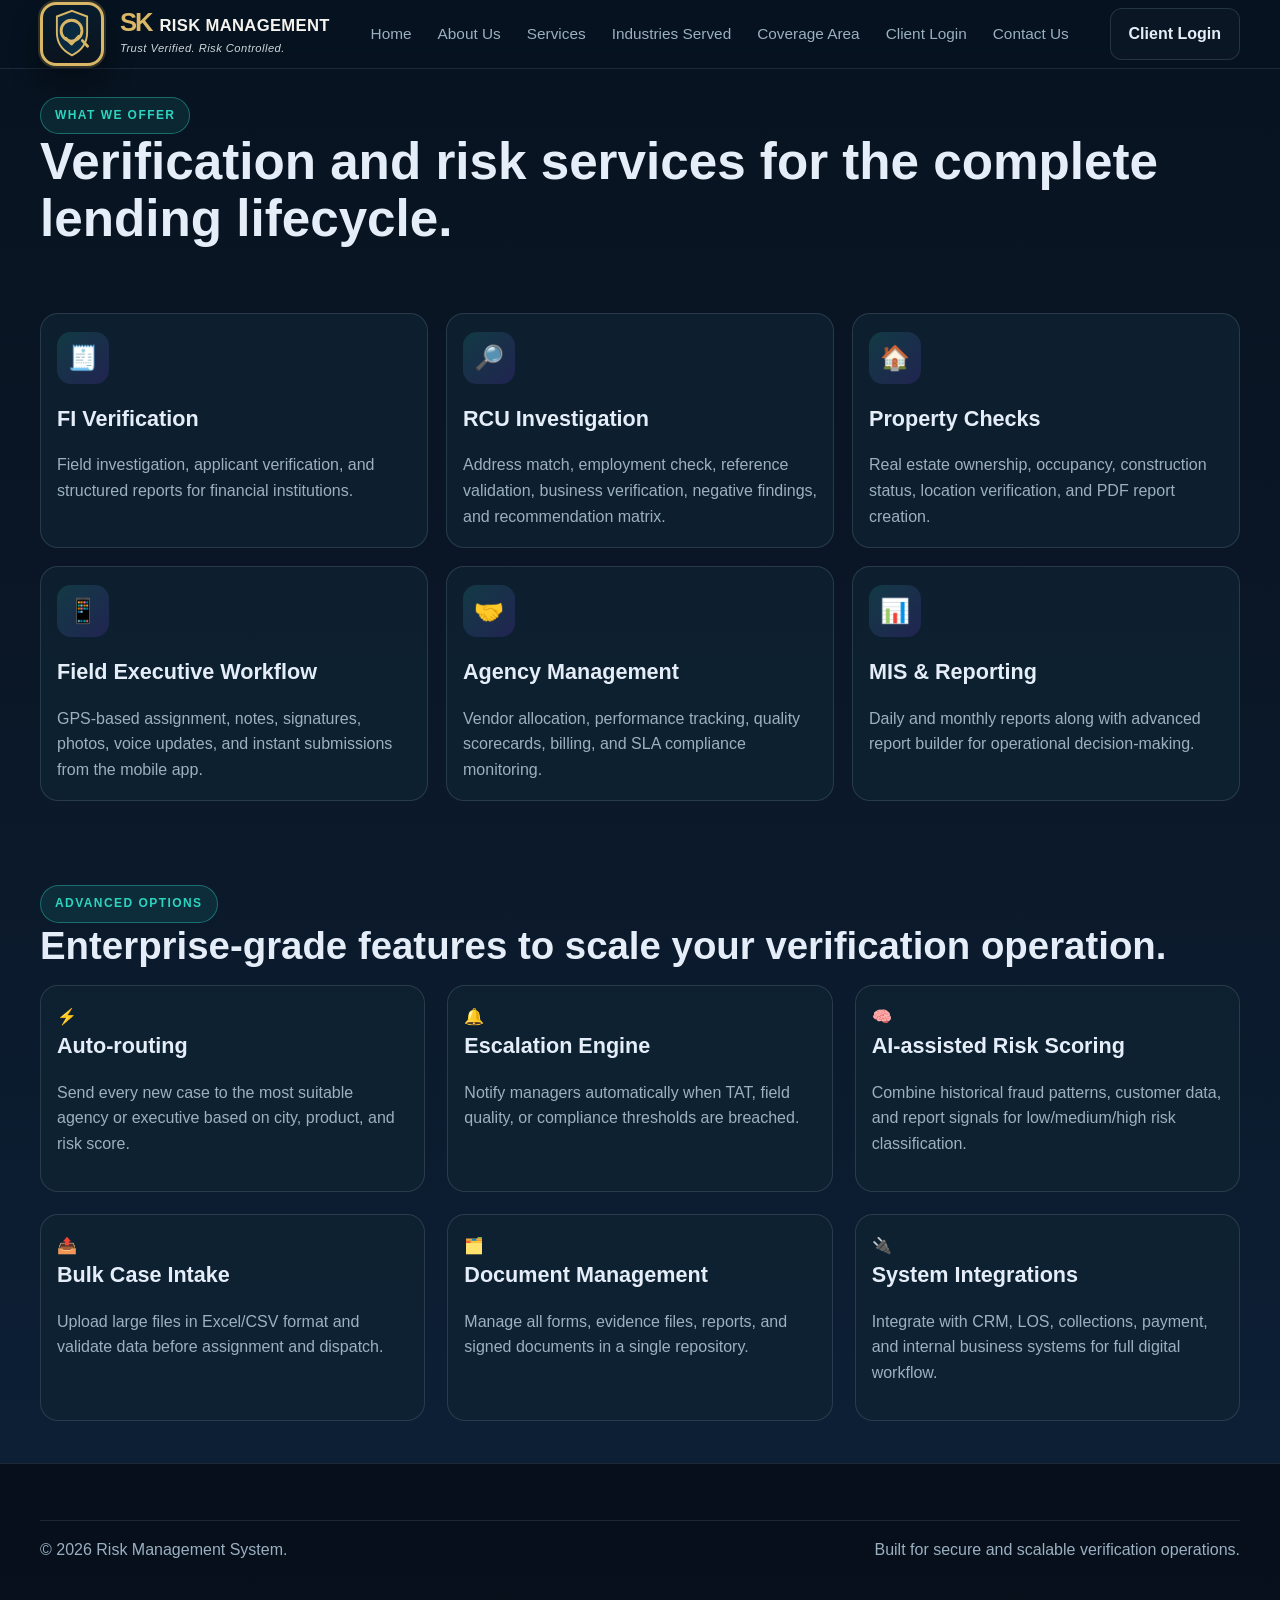
<file: services.html>
<!DOCTYPE html>
<html lang="en">
  <head>
    <meta charset="UTF-8" />
    <meta name="viewport" content="width=device-width, initial-scale=1.0" />
    <title>Services | Risk Management System</title>
    <meta name="description" content="Explore core services including RCU investigation, FI verification, property checks, agency management, and report automation." />
    <link rel="stylesheet" href="styles.css" />
  </head>
  <body>
    <header class="site-header">
      <div class="container navbar">
        <a href="/" class="brand brand-lockup" aria-label="SK Risk Management home">
          <span class="brand-badge" aria-hidden="true">
            <svg viewBox="0 0 110 110" xmlns="http://www.w3.org/2000/svg" role="img" aria-label="Shield logo">
              <path d="M55 6 L87 18 L87 52 C87 75 74 91 55 100 C36 91 23 75 23 52 L23 18 L55 6 Z" fill="#0a2a42" stroke="#d9b767" stroke-width="4"/>
              <circle cx="54" cy="48" r="22" fill="none" stroke="#d9b767" stroke-width="6"/>
              <path d="M69 60 L54 76 L42 64" fill="none" stroke="#d9b767" stroke-width="6" stroke-linecap="round" stroke-linejoin="round"/>
              <path d="M77 69 L88 81" fill="none" stroke="#d9b767" stroke-width="6" stroke-linecap="round"/>
            </svg>
          </span>
          <span class="brand-text">
            <span class="brand-wordmark">
              <span class="brand-sk">SK</span>
              <span class="brand-name">RISK MANAGEMENT</span>
            </span>
            <span class="brand-tagline">Trust Verified. Risk Controlled.</span>
          </span>
        </a>
        <nav class="nav-links" aria-label="Main navigation">
          <a href="/">Home</a>
          <a href="about.html">About Us</a>
          <a href="services.html">Services</a>
          <a href="industries.html">Industries Served</a>
          <a href="coverage.html">Coverage Area</a>
          <a href="login.html">Client Login</a>
          <a href="contact.html">Contact Us</a>
        </nav>
        <div class="nav-actions">
          <a class="btn btn-secondary" href="login.html">Client Login</a>
          <button class="btn btn-primary nav-toggle" aria-label="Toggle navigation">Menu</button>
        </div>
      </div>
    </header>

    <main>
      <section class="page-hero">
        <div class="container">
          <span class="kicker">What We Offer</span>
          <h1>Verification and risk services for the complete lending lifecycle.</h1>
        </div>
      </section>

      <section class="section">
        <div class="container module-grid">
          <article class="module-card"><div class="icon">🧾</div><h3>FI Verification</h3><p>Field investigation, applicant verification, and structured reports for financial institutions.</p></article>
          <article class="module-card"><div class="icon">🔎</div><h3>RCU Investigation</h3><p>Address match, employment check, reference validation, business verification, negative findings, and recommendation matrix.</p></article>
          <article class="module-card"><div class="icon">🏠</div><h3>Property Checks</h3><p>Real estate ownership, occupancy, construction status, location verification, and PDF report creation.</p></article>
          <article class="module-card"><div class="icon">📱</div><h3>Field Executive Workflow</h3><p>GPS-based assignment, notes, signatures, photos, voice updates, and instant submissions from the mobile app.</p></article>
          <article class="module-card"><div class="icon">🤝</div><h3>Agency Management</h3><p>Vendor allocation, performance tracking, quality scorecards, billing, and SLA compliance monitoring.</p></article>
          <article class="module-card"><div class="icon">📊</div><h3>MIS & Reporting</h3><p>Daily and monthly reports along with advanced report builder for operational decision-making.</p></article>
        </div>
      </section>

      <section class="section">
        <div class="container">
          <div class="section-head">
            <div>
              <span class="kicker">Advanced Options</span>
              <h2>Enterprise-grade features to scale your verification operation.</h2>
            </div>
          </div>

          <div class="feature-grid">
            <article class="feature-card"><div class="icon">⚡</div><h3>Auto-routing</h3><p>Send every new case to the most suitable agency or executive based on city, product, and risk score.</p></article>
            <article class="feature-card"><div class="icon">🔔</div><h3>Escalation Engine</h3><p>Notify managers automatically when TAT, field quality, or compliance thresholds are breached.</p></article>
            <article class="feature-card"><div class="icon">🧠</div><h3>AI-assisted Risk Scoring</h3><p>Combine historical fraud patterns, customer data, and report signals for low/medium/high risk classification.</p></article>
            <article class="feature-card"><div class="icon">📤</div><h3>Bulk Case Intake</h3><p>Upload large files in Excel/CSV format and validate data before assignment and dispatch.</p></article>
            <article class="feature-card"><div class="icon">🗂️</div><h3>Document Management</h3><p>Manage all forms, evidence files, reports, and signed documents in a single repository.</p></article>
            <article class="feature-card"><div class="icon">🔌</div><h3>System Integrations</h3><p>Integrate with CRM, LOS, collections, payment, and internal business systems for full digital workflow.</p></article>
          </div>
        </div>
      </section>
    </main>

    <footer class="site-footer">
      <div class="container copy-row">
        <span>© <span data-year></span> Risk Management System.</span>
        <span>Built for secure and scalable verification operations.</span>
      </div>
    </footer>

    <script src="script.js"></script>
  </body>
</html>
</file>
<file: styles.css>
:root {
  --bg: #071320;
  --bg-soft: #0d1b2a;
  --panel: #0f2333;
  --panel-elevated: #132b40;
  --primary: #2dd4bf;
  --primary-strong: #14b8a6;
  --accent: #7c3aed;
  --accent-soft: #a78bfa;
  --warning: #f59e0b;
  --danger: #ef4444;
  --success: #22c55e;
  --text: #e5eef8;
  --muted: #9bb0c1;
  --line: rgba(148, 163, 184, 0.2);
  --white: #ffffff;
  --shadow: 0 25px 60px rgba(8, 15, 24, 0.45);
  --radius: 20px;
}

* { box-sizing: border-box; }
html { scroll-behavior: smooth; }
body {
  margin: 0;
  font-family: 'Segoe UI', Tahoma, Geneva, Verdana, sans-serif;
  background: linear-gradient(180deg, #071320 0%, #0a1625 35%, #0d2138 100%);
  color: var(--text);
  line-height: 1.6;
}

a { text-decoration: none; color: inherit; }
img { max-width: 100%; display: block; }

.container {
  width: min(1200px, calc(100% - 32px));
  margin: 0 auto;
}

.section {
  padding: 42px 0;
}

.kicker {
  display: inline-flex;
  align-items: center;
  gap: 8px;
  padding: 8px 14px;
  border-radius: 999px;
  border: 1px solid rgba(45, 212, 191, 0.4);
  background: rgba(45, 212, 191, 0.1);
  color: var(--primary);
  font-size: 12px;
  letter-spacing: 0.12em;
  text-transform: uppercase;
  font-weight: 700;
}

.kicker.compact { font-size: 10px; padding: 6px 10px; }

h1, h2, h3, h4, p { margin: 0 0 16px; }
h1 { font-size: clamp(2.6rem, 4vw, 4.6rem); line-height: 1.1; }
h2 { font-size: clamp(2.1rem, 3vw, 3.2rem); line-height: 1.2; }
h3 { font-size: 1.35rem; }
p { color: var(--muted); }

.btn {
  display: inline-flex;
  align-items: center;
  justify-content: center;
  gap: 10px;
  padding: 12px 18px;
  border-radius: 12px;
  border: 1px solid transparent;
  font-weight: 700;
  transition: transform 0.2s ease, border-color 0.2s ease, background 0.2s ease, box-shadow 0.2s ease;
  cursor: pointer;
}
.btn:hover {
  transform: translateY(-1px);
  box-shadow: 0 12px 24px rgba(12, 25, 36, 0.18);
}
.btn-primary {
  background: linear-gradient(135deg, var(--primary) 0%, #3dd9d1 100%);
  color: #062c2a;
  box-shadow: 0 22px 40px rgba(31, 200, 182, 0.3);
}
.btn-secondary {
  color: var(--text);
  border-color: var(--line);
  background: rgba(255,255,255,0.02);
}
.small-btn {
  padding: 10px 16px;
  font-size: 0.8rem;
}

.site-header {
  position: sticky;
  top: 0;
  z-index: 1000;
  backdrop-filter: blur(16px);
  background: rgba(7, 19, 32, 0.7);
  border-bottom: 1px solid rgba(148, 163, 184, 0.16);
}

.navbar {
  display: flex;
  align-items: center;
  justify-content: space-between;
  min-height: 68px;
  gap: 20px;
}

.brand {
  display: inline-flex;
  align-items: center;
  gap: 18px;
  font-weight: 800;
  letter-spacing: 0.02em;
}

.brand-lockup {
  display: inline-flex;
  align-items: center;
  gap: 16px;
}

.brand-badge {
  display: inline-flex;
  align-items: center;
  justify-content: center;
  width: 64px;
  height: 64px;
  border-radius: 16px;
  background: linear-gradient(180deg, rgba(8, 29, 45, 0.92), rgba(11, 20, 31, 0.98));
  border: 3px solid #d9b767;
  box-shadow: 0 0 0 2px rgba(217, 183, 103, 0.2), 0 18px 28px rgba(2, 6, 10, 0.4);
}

.brand-badge svg {
  width: 52px;
  height: 52px;
  display: block;
}

.brand-text {
  display: flex;
  flex-direction: column;
  justify-content: center;
  gap: 4px;
}

.brand-wordmark {
  display: flex;
  align-items: baseline;
  gap: 8px;
  flex-wrap: wrap;
  line-height: 1;
}

.brand-sk {
  font-size: clamp(1.4rem, 2vw, 2.1rem);
  font-weight: 800;
  color: #d9b767;
  letter-spacing: -0.08em;
}

.brand-name {
  font-size: clamp(0.9rem, 1.3vw, 1.45rem);
  font-weight: 800;
  color: #f5f3ee;
  letter-spacing: 0.02em;
  text-transform: uppercase;
}

.brand-tagline {
  font-size: 0.7rem;
  color: #e8edf2;
  letter-spacing: 0.04em;
  font-weight: 500;
  opacity: 0.9;
  font-style: italic;
}

.nav-links {
  display: flex;
  align-items: center;
  gap: 26px;
  color: var(--muted);
  font-size: 0.96rem;
}
.nav-links a:hover { color: var(--white); }
.nav-actions { display: flex; align-items: center; gap: 12px; }
.nav-toggle { display: none; }

.hero {
  position: relative;
  overflow: hidden;
  padding: 36px 0 28px;
}
.hero::before {
  content: "";
  position: absolute;
  inset: 0;
  background: radial-gradient(circle at top left, rgba(124, 58, 237, 0.2), transparent 30%), radial-gradient(circle at bottom right, rgba(45, 212, 191, 0.18), transparent 28%);
  pointer-events: none;
}
.hero-inner {
  position: relative;
  display: grid;
  grid-template-columns: 1.08fr 0.92fr;
  align-items: center;
  gap: 32px;
  min-height: 520px;
}
.hero-copy {
  display: flex;
  flex-direction: column;
  justify-content: center;
  padding-right: 6px;
}
.hero-copy h1 {
  max-width: 580px;
  margin-top: 18px;
  letter-spacing: -0.04em;
}
.hero-copy p {
  font-size: 1.02rem;
  max-width: 600px;
  margin-top: 14px;
  line-height: 1.7;
}
.hero-actions {
  display: flex;
  flex-wrap: wrap;
  gap: 14px;
  margin-top: 22px;
}
.hero-trust {
  margin-top: 22px;
  display: flex;
  flex-wrap: wrap;
  gap: 12px;
  color: var(--muted);
  font-size: 0.74rem;
  letter-spacing: 0.08em;
  text-transform: uppercase;
}
.hero-trust span {
  border: 1px solid var(--line);
  border-radius: 999px;
  padding: 8px 11px;
  background: rgba(255,255,255,0.015);
}

.hero-card {
  background: linear-gradient(180deg, rgba(17, 31, 45, 0.96) 0%, rgba(11, 21, 32, 0.98) 100%);
  border: 1px solid rgba(148, 163, 184, 0.15);
  border-radius: 28px;
  padding: 18px;
  box-shadow: 0 24px 46px rgba(3, 10, 16, 0.22);
  transform: translateY(2px);
  min-height: 430px;
  display: flex;
  align-items: stretch;
}
.dashboard-window {
  width: 100%;
  border-radius: 20px;
  overflow: hidden;
  border: 1px solid rgba(148, 163, 184, 0.18);
  background: #0a1520;
  display: flex;
  flex-direction: column;
}
.window-bar {
  display: flex;
  align-items: center;
  gap: 8px;
  background: rgba(255,255,255,0.04);
  padding: 12px 16px;
  border-bottom: 1px solid rgba(148, 163, 184, 0.15);
}
.window-label {
  margin-left: 8px;
  font-size: 0.72rem;
  letter-spacing: 0.12em;
  text-transform: uppercase;
  color: var(--muted);
}
.dot {
  width: 12px;
  height: 12px;
  border-radius: 50%;
}
.dot.red { background: #ff5f57; }
.dot.yellow { background: #ffbd2e; }
.dot.green { background: #28c840; }

.window-body {
  padding: 18px 18px 24px;
}
.dashboard-summary {
  display: flex;
  align-items: center;
  justify-content: space-between;
  gap: 12px;
  margin-bottom: 18px;
  padding: 14px 16px;
  border-radius: 16px;
  background: rgba(45, 212, 191, 0.06);
  border: 1px solid rgba(45, 212, 191, 0.18);
}
.dashboard-summary small {
  display: block;
  color: var(--muted);
  margin-bottom: 6px;
  letter-spacing: 0.08em;
  text-transform: uppercase;
}
.dashboard-summary strong {
  font-size: 1.9rem;
}
.dashboard-trend {
  padding: 6px 10px;
  border-radius: 999px;
  font-size: 0.72rem;
  font-weight: 700;
}
.dashboard-trend.positive {
  background: rgba(34, 197, 94, 0.12);
  color: #93f2b1;
}
.metric-grid {
  display: grid;
  grid-template-columns: repeat(2, minmax(130px, 1fr));
  gap: 12px;
  margin-bottom: 18px;
}
.metric-box {
  background: rgba(17, 31, 45, 0.75);
  border: 1px solid rgba(148, 163, 184, 0.18);
  border-radius: 16px;
  padding: 12px 14px;
}
.metric-box small {
  display: block;
  color: var(--muted);
  margin-bottom: 8px;
}
.metric-box strong {
  font-size: 1.6rem;
}
.charts {
  display: grid;
  grid-template-columns: 1.4fr 1fr;
  gap: 12px;
}
.chart-panel {
  background: rgba(17, 31, 45, 0.75);
  border: 1px solid rgba(148, 163, 184, 0.18);
  border-radius: 16px;
  padding: 14px 14px 12px;
}
.bar-stack {
  display: flex;
  align-items: end;
  gap: 10px;
  height: 120px;
}
.bar-stack span {
  display: block;
  width: 100%;
  border-radius: 8px 8px 0 0;
  background: linear-gradient(180deg, var(--primary) 0%, var(--accent) 100%);
}
.legend { display: flex; flex-wrap: wrap; gap: 12px; margin-top: 12px; }
.legend i { display: inline-block; width: 10px; height: 10px; border-radius: 50%; margin-right: 6px; }

.admin-hero {
  position: relative;
  padding-top: 48px;
  padding-bottom: 32px;
}

.admin-hero::before {
  content: "";
  position: absolute;
  inset: 0;
  background: radial-gradient(circle at top left, rgba(124, 58, 237, 0.18), transparent 28%),
    radial-gradient(circle at bottom right, rgba(45, 212, 191, 0.14), transparent 26%);
  pointer-events: none;
}

.admin-hero-shell {
  position: relative;
  z-index: 1;
  display: grid;
  grid-template-columns: 1.2fr 0.8fr;
  align-items: center;
  gap: 28px;
  padding: 28px 30px;
  margin-bottom: 28px;
  background: linear-gradient(135deg, rgba(20, 35, 48, 0.96), rgba(12, 23, 34, 0.88));
  border: 1px solid rgba(148, 163, 184, 0.12);
  border-radius: 28px;
  box-shadow: var(--shadow);
}

.admin-hero-copy {
  padding: 8px 4px 8px 8px;
}

.admin-hero h1 {
  margin-top: 18px;
  font-size: clamp(2.1rem, 3vw, 3.5rem);
  line-height: 1.08;
  letter-spacing: -0.04em;
}

.admin-hero-copy p {
  max-width: 640px;
  margin-bottom: 0;
  font-size: 1.04rem;
  line-height: 1.7;
}

.admin-hero-panel {
  display: grid;
  gap: 18px;
  padding: 20px;
  background: rgba(9, 20, 29, 0.86);
  border: 1px solid rgba(148, 163, 184, 0.12);
  border-radius: 22px;
}

.mini-overview {
  padding: 18px 18px 16px;
  border: 1px solid rgba(148, 163, 184, 0.12);
  border-radius: 18px;
  background: rgba(15, 35, 51, 0.7);
}

.mini-overview-head {
  display: flex;
  align-items: center;
  justify-content: space-between;
  gap: 12px;
  margin-bottom: 18px;
  color: var(--muted);
  font-size: 0.82rem;
  letter-spacing: 0.06em;
  text-transform: uppercase;
}

.trend {
  display: inline-flex;
  align-items: center;
  justify-content: center;
  padding: 6px 8px;
  border-radius: 999px;
  font-size: 0.72rem;
  font-weight: 700;
}

.trend.up {
  background: rgba(34, 197, 94, 0.12);
  color: #9ef0b7;
}

.mini-chart {
  display: grid;
  grid-template-columns: repeat(7, minmax(0, 1fr));
  align-items: end;
  gap: 10px;
  height: 120px;
  padding-top: 8px;
}

.mini-chart span {
  display: block;
  width: 100%;
  border-radius: 12px 12px 0 0;
  background: linear-gradient(180deg, rgba(45, 212, 191, 0.95), rgba(124, 58, 237, 0.9));
  box-shadow: inset 0 -10px 18px rgba(255,255,255,0.08);
}

.mini-metrics {
  display: grid;
  grid-template-columns: repeat(2, minmax(0, 1fr));
  gap: 14px;
}

.mini-metrics > div {
  display: flex;
  flex-direction: column;
  gap: 8px;
  padding: 14px 16px;
  border-radius: 16px;
  background: rgba(15, 35, 51, 0.72);
  border: 1px solid rgba(148, 163, 184, 0.12);
}

.mini-metrics small {
  color: var(--muted);
  font-size: 0.74rem;
  letter-spacing: 0.07em;
  text-transform: uppercase;
}

.mini-metrics strong {
  font-size: 1.4rem;
}

.stats-grid, .cards-grid, .pricing-grid, .module-grid, .tech-grid, .steps-grid, .feature-list, .reports-grid {
  display: grid;
  gap: 18px;
}
.stats-grid {
  position: relative;
  z-index: 1;
  grid-template-columns: repeat(4, minmax(0, 1fr));
}
.stat-card {
  background: linear-gradient(180deg, rgba(17, 31, 45, 0.8), rgba(12, 23, 34, 0.9));
  border: 1px solid rgba(148, 163, 184, 0.12);
  border-radius: 18px;
  padding: 18px 16px;
  box-shadow: 0 12px 24px rgba(3, 10, 16, 0.18);
  transition: transform 0.2s ease, border-color 0.2s ease;
}
.stat-card:hover {
  transform: translateY(-2px);
  border-color: rgba(45, 212, 191, 0.25);
}
.stat-card strong { font-size: 2rem; }
.stat-card small { color: var(--muted); }

.feature-panel {
  display: grid;
  grid-template-columns: 1fr 1fr;
  gap: 24px;
  align-items: center;
  margin-top: 10px;
}

.about-feature-panel {
  padding: 16px 18px;
}

.about-split {
  grid-template-columns: 0.95fr 1.05fr;
  gap: 30px;
}

.about-copy {
  display: flex;
  flex-direction: column;
  justify-content: center;
  gap: 12px;
  padding-left: 8px;
}

.about-copy h3 {
  margin-bottom: 0;
  line-height: 1.35;
}

.about-image-card {
  min-height: 360px;
  overflow: hidden;
}

.about-image-card img {
  width: 100%;
  height: 100%;
  display: block;
  object-fit: cover;
  border-radius: 18px;
}

.founder-layout {
  display: grid;
  grid-template-columns: 1.15fr 0.85fr;
  gap: 32px;
  align-items: center;
}

.founder-card {
  background: linear-gradient(180deg, rgba(17, 31, 45, 0.94), rgba(12, 23, 34, 0.98));
  border: 1px solid rgba(217, 183, 103, 0.3);
  border-radius: 32px;
  padding: 32px 26px 28px;
  box-shadow: 0 22px 50px rgba(3, 10, 16, 0.28), 0 0 0 1px rgba(217, 183, 103, 0.08);
  position: relative;
  overflow: hidden;
}

.founder-card::before {
  content: "";
  position: absolute;
  top: -40px;
  right: -40px;
  width: 160px;
  height: 160px;
  background: radial-gradient(circle, rgba(217, 183, 103, 0.18), transparent 70%);
  border-radius: 50%;
}

.founder-card-with-image {
  display: flex;
  flex-direction: column;
  align-items: center;
  text-align: center;
  justify-content: center;
}

.founder-photo-wrap {
  width: min(250px, 82%);
  margin-bottom: 20px;
  background: radial-gradient(circle at top, rgba(45, 212, 191, 0.1), rgba(9, 20, 29, 0.94));
  border: 1px solid rgba(217, 183, 103, 0.25);
  border-radius: 32px;
  padding: 14px;
  overflow: hidden;
  box-shadow: inset 0 0 0 1px rgba(255,255,255,0.03), 0 14px 30px rgba(0,0,0,0.3);
}

.founder-photo-wrap img {
  width: 100%;
  height: auto;
  display: block;
  border-radius: 24px;
  object-fit: cover;
  background: rgba(255,255,255,0.02);
}

.founder-badge {
  display: inline-flex;
  align-items: center;
  justify-content: center;
  padding: 8px 14px;
  border-radius: 999px;
  border: 1px solid rgba(217, 183, 103, 0.4);
  background: rgba(217, 183, 103, 0.1);
  color: #d9b767;
  font-size: 0.7rem;
  letter-spacing: 0.14em;
  text-transform: uppercase;
  font-weight: 700;
  margin-bottom: 16px;
}

.founder-card h3 {
  font-size: 1.6rem;
  color: var(--white);
  margin-bottom: 8px;
}

.founder-role {
  color: var(--primary);
  font-weight: 700;
  letter-spacing: 0.05em;
  text-transform: uppercase;
  font-size: 0.8rem;
  margin-top: 0;
  margin-bottom: 16px;
}

.founder-card p {
  color: var(--muted);
  margin-bottom: 0;
}

.founder-copy {
  display: flex;
  flex-direction: column;
  justify-content: center;
  gap: 16px;
  padding-right: 8px;
}

.founder-copy h2 {
  margin-bottom: 0;
  font-size: clamp(1.9rem, 3vw, 2.8rem);
}

.founder-copy p {
  font-size: 1.05rem;
  max-width: 560px;
}

.founder-points {
  display: grid;
  grid-template-columns: repeat(3, minmax(0, 1fr));
  gap: 16px;
  margin-top: 8px;
}

.founder-points div {
  background: rgba(15, 35, 51, 0.72);
  border: 1px solid rgba(148, 163, 184, 0.12);
  border-radius: 18px;
  padding: 20px 16px;
  display: flex;
  flex-direction: column;
  gap: 10px;
  transition: transform 0.2s ease, border-color 0.2s ease;
}

.founder-points div:hover {
  transform: translateY(-3px);
  border-color: rgba(45, 212, 191, 0.3);
}

.founder-points strong {
  color: var(--primary);
  font-size: 1.8rem;
  line-height: 1;
}

.founder-points span {
  color: var(--muted);
  line-height: 1.6;
}

.feature-visual {
  background: linear-gradient(160deg, rgba(17, 31, 45, 0.9), rgba(15, 35, 51, 0.8));
  border: 1px solid rgba(148, 163, 184, 0.15);
  border-radius: 24px;
  padding: 18px;
  box-shadow: 0 20px 35px rgba(3, 10, 16, 0.22);
}
.list-check {
  list-style: none;
  padding: 0;
  margin: 20px 0 0;
  display: grid;
  gap: 16px;
}
.list-check li {
  display: flex;
  gap: 12px;
  align-items: flex-start;
  color: var(--text);
}
.check {
  width: 26px;
  height: 26px;
  border-radius: 50%;
  background: rgba(45, 212, 191, 0.12);
  color: var(--primary);
  display: inline-flex;
  justify-content: center;
  align-items: center;
  font-weight: 800;
  flex-shrink: 0;
}

.module-grid {
  grid-template-columns: repeat(3, minmax(0, 1fr));
}
.feature-grid {
  display: grid;
  grid-template-columns: repeat(3, minmax(0, 1fr));
  gap: 22px;
}
.module-card {
  background: rgba(15, 35, 51, 0.78);
  border: 1px solid var(--line);
  border-radius: 18px;
  padding: 18px 16px;
  transition: transform 0.2s ease, border-color 0.2s ease, background 0.2s ease;
}
.feature-card {
  background: rgba(15, 35, 51, 0.78);
  border: 1px solid var(--line);
  border-radius: 18px;
  padding: 18px 16px;
  min-height: 100%;
  transition: transform 0.2s ease, border-color 0.2s ease, background 0.2s ease;
}
.module-card:hover, .feature-card:hover {
  transform: translateY(-2px);
  border-color: rgba(45, 212, 191, 0.22);
  background: rgba(16, 38, 54, 0.85);
}
.module-card .icon {
  width: 52px;
  height: 52px;
  border-radius: 14px;
  display: grid;
  place-items: center;
  background: linear-gradient(135deg, rgba(45, 212, 191, 0.15), rgba(124,58,237,0.18));
  color: var(--primary);
  font-size: 1.5rem;
  margin-bottom: 18px;
}
.module-card p { margin-bottom: 0; }

.steps-grid {
  grid-template-columns: repeat(4, minmax(0, 1fr));
}
.step-card {
  padding: 22px 18px;
  border-radius: 20px;
  background: rgba(17, 31, 45, 0.8);
  border: 1px solid var(--line);
}
.step-card .num {
  width: 40px;
  height: 40px;
  display: grid;
  place-items: center;
  border-radius: 12px;
  background: rgba(45, 212, 191, 0.12);
  color: var(--primary);
  font-weight: 800;
  margin-bottom: 16px;
}

.tech-grid {
  grid-template-columns: repeat(5, minmax(0, 1fr));
}
.tech-item {
  padding: 22px 18px;
  border-radius: 18px;
  background: rgba(17, 31, 45, 0.8);
  border: 1px solid var(--line);
  text-align: center;
}
.tech-item .badge {
  font-weight: 700;
  letter-spacing: 0.04em;
  color: var(--primary);
  display: block;
  margin-bottom: 12px;
}

.pricing-grid {
  grid-template-columns: repeat(3, minmax(0, 1fr));
}
.plan-card {
  background: rgba(15, 35, 51, 0.8);
  border: 1px solid var(--line);
  border-radius: 22px;
  padding: 22px 18px;
  position: relative;
  transition: transform 0.2s ease, border-color 0.2s ease;
}
.plan-card:hover {
  transform: translateY(-2px);
  border-color: rgba(45, 212, 191, 0.2);
}
.plan-card.featured {
  background: linear-gradient(180deg, rgba(20,46,61,1), rgba(16,30,45,1));
  border-color: rgba(45, 212, 191, 0.5);
  transform: translateY(-10px);
  box-shadow: var(--shadow);
}
.plan-card .tag {
  position: absolute;
  right: 22px;
  top: 20px;
  background: rgba(45, 212, 191, 0.14);
  color: var(--primary);
  border: 1px solid rgba(45,212,191,0.35);
  border-radius: 999px;
  padding: 6px 10px;
  font-size: 0.7rem;
  font-weight: 800;
  letter-spacing: 0.08em;
  text-transform: uppercase;
}
.price {
  font-size: 2.7rem;
  font-weight: 800;
  color: var(--white);
  margin: 12px 0;
}
.price small { font-size: 1rem; color: var(--muted); }
.plan-list { list-style: none; padding: 0; margin: 20px 0 0; display: grid; gap: 12px; }
.plan-list li { display: flex; gap: 12px; color: var(--muted); }

.contact-card, .cta-banner {
  background: linear-gradient(135deg, rgba(124,58,237,0.14), rgba(45,212,191,0.12), rgba(15,35,51,0.86));
  border: 1px solid rgba(148, 163, 184, 0.18);
  border-radius: 28px;
  padding: 30px;
}
.contact-card {
  display: grid;
  grid-template-columns: 1fr 1fr;
  gap: 18px;
}
.contact-item {
  background: rgba(10, 19, 28, 0.5);
  border: 1px solid var(--line);
  padding: 18px;
  border-radius: 18px;
}
.compact-panel { min-width: 220px; }

.page-hero {
  padding: 28px 0 8px;
}
.page-hero-inner {
  display: flex;
  align-items: center;
  justify-content: space-between;
  gap: 20px;
  padding: 10px 0 8px;
}
.page-hero-copy {
  max-width: 760px;
}
.page-hero-card {
  background: linear-gradient(180deg, rgba(17, 31, 45, 0.7), rgba(12, 23, 34, 0.9));
  border: 1px solid rgba(148, 163, 184, 0.14);
  border-radius: 24px;
  padding: 16px;
  box-shadow: 0 18px 30px rgba(3, 10, 16, 0.2);
}

.form-grid {
  display: grid;
  grid-template-columns: 1fr 1fr;
  gap: 20px;
}
.field {
  display: flex;
  flex-direction: column;
  gap: 8px;
}
.field label { color: var(--text); font-weight: 600; }
.field input, .field textarea, .field select {
  width: 100%;
  padding: 14px 16px;
  border-radius: 12px;
  border: 1px solid rgba(148, 163, 184, 0.22);
  background: rgba(9, 20, 29, 0.7);
  color: var(--text);
  font: inherit;
}
.field textarea { min-height: 150px; resize: vertical; }

.dashboard-grid {
  display: grid;
  grid-template-columns: 1.6fr 0.9fr;
  gap: 24px;
}
.panel {
  background: rgba(15, 35, 51, 0.82);
  border: 1px solid var(--line);
  border-radius: 26px;
  padding: 22px;
  box-shadow: rgba(4, 9, 15, 0.24) 0 18px 40px;
}
.panel-header {
  display: flex;
  align-items: center;
  justify-content: space-between;
  gap: 16px;
  margin-bottom: 18px;
}
.table-wrap {
  overflow-x: auto;
}
.data-table {
  width: 100%;
  border-collapse: collapse;
}
.data-table th,
.data-table td {
  padding: 14px 12px;
  text-align: left;
  border-bottom: 1px solid rgba(148, 163, 184, 0.14);
  color: var(--muted);
}
.data-table th {
  color: var(--text);
  font-size: 0.8rem;
  letter-spacing: 0.08em;
  text-transform: uppercase;
}
.data-table tbody tr:hover {
  background: rgba(255, 255, 255, 0.02);
}
.row-actions {
  display: flex;
  flex-wrap: wrap;
  gap: 8px;
}
.action-button {
  border: 1px solid rgba(148, 163, 184, 0.2);
  background: rgba(45, 212, 191, 0.08);
  color: var(--text);
  border-radius: 10px;
  padding: 7px 10px;
  cursor: pointer;
  transition: 0.2s ease;
}
.action-button.danger {
  background: rgba(239, 68, 68, 0.12);
  border-color: rgba(239, 68, 68, 0.2);
}
.action-button:hover { transform: translateY(-1px); }
.status-badge {
  display: inline-flex;
  align-items: center;
  justify-content: center;
  padding: 6px 10px;
  border-radius: 999px;
  font-size: 0.72rem;
  letter-spacing: 0.04em;
  text-transform: uppercase;
  font-weight: 700;
}
.status-paid { background: rgba(34, 197, 94, 0.15); color: #7ff0a2; }
.status-pending { background: rgba(245, 158, 11, 0.14); color: #f8d76b; }
.status-review { background: rgba(124, 58, 237, 0.15); color: #c5b3ff; }
.status-overdue { background: rgba(239, 68, 68, 0.14); color: #f3a1a1; }

.message-list {
  display: grid;
  gap: 14px;
}
.message-item {
  background: rgba(9, 20, 29, 0.65);
  border: 1px solid rgba(148, 163, 184, 0.12);
  border-radius: 18px;
  padding: 16px;
}
.message-item.unread {
  border-color: rgba(45, 212, 191, 0.4);
  background: rgba(45, 212, 191, 0.05);
}
.message-head {
  display: flex;
  justify-content: space-between;
  gap: 12px;
  color: var(--text);
  font-size: 0.95rem;
  margin-bottom: 10px;
}
.message-head span {
  color: var(--muted);
  font-size: 0.78rem;
}
.message-subject {
  margin: 0 0 8px;
  color: var(--text);
  font-weight: 700;
}
.message-actions {
  display: flex;
  justify-content: flex-end;
  margin-top: 12px;
}
.message-item p:last-child {
  margin-bottom: 0;
}

.form-status {
  margin-top: 16px;
  min-height: 22px;
  color: var(--primary);
  font-weight: 600;
}
.form-status.error { color: #fca5a5; }

.modal {
  position: fixed;
  inset: 0;
  background: rgba(2, 6, 10, 0.72);
  display: grid;
  place-items: center;
  padding: 20px;
  z-index: 2000;
}
.modal.hidden { display: none; }
.modal-card {
  width: min(620px, 100%);
  background: rgba(11, 22, 33, 0.98);
  border: 1px solid var(--line);
  border-radius: 28px;
  padding: 24px;
  box-shadow: var(--shadow);
}
.modal-header {
  display: flex;
  justify-content: space-between;
  align-items: center;
  gap: 12px;
  margin-bottom: 16px;
}
.close-modal {
  border: 0;
  width: 36px;
  height: 36px;
  border-radius: 12px;
  background: rgba(255,255,255,0.04);
  color: var(--text);
  font-size: 1.5rem;
  cursor: pointer;
}
.modal-actions {
  margin-top: 16px;
}

.site-footer {
  border-top: 1px solid rgba(148, 163, 184, 0.16);
  background: rgba(5, 12, 21, 0.8);
  padding: 30px 0 60px;
}
.footer-grid {
  display: grid;
  grid-template-columns: 1.4fr 1fr 1fr 1fr;
  gap: 22px;
}
.footer-brand p, .footer-links a { color: var(--muted); }
.footer-links { list-style: none; padding: 0; margin: 0; display: grid; gap: 8px; }
.copy-row {
  margin-top: 26px;
  display: flex;
  justify-content: space-between;
  gap: 16px;
  color: var(--muted);
  padding-top: 16px;
  border-top: 1px solid rgba(148, 163, 184, 0.16);
}

@media (max-width: 980px) {
  .hero-inner, .feature-panel, .contact-card, .page-hero-inner, .footer-grid, .dashboard-grid {
    grid-template-columns: 1fr;
    display: grid;
  }
  .module-grid, .stats-grid, .pricing-grid, .tech-grid, .steps-grid {
    grid-template-columns: repeat(2, minmax(0, 1fr));
  }
  .nav-links {
    position: absolute;
    left: 16px;
    right: 16px;
    top: calc(100% + 10px);
    background: rgba(7, 19, 32, 0.97);
    border: 1px solid var(--line);
    border-radius: 18px;
    padding: 18px;
    display: none;
    flex-direction: column;
    align-items: flex-start;
  }
  .nav-links.open { display: flex; }
  .nav-toggle { display: inline-flex; }
  .founder-layout {
    grid-template-columns: 1fr;
  }
  .founder-card-with-image {
    order: 2;
  }
}

@media (max-width: 700px) {
  .hero { padding-top: 52px; }
  .section { padding: 76px 0; }
  .module-grid, .stats-grid, .pricing-grid, .tech-grid, .steps-grid, .form-grid {
    grid-template-columns: 1fr;
  }
  .navbar { min-height: 74px; }
  .hero-actions { flex-direction: column; align-items: stretch; }
  .btn { width: 100%; }
  .nav-actions .btn-secondary { display: none; }
  .copy-row { flex-direction: column; }
}
</file>
